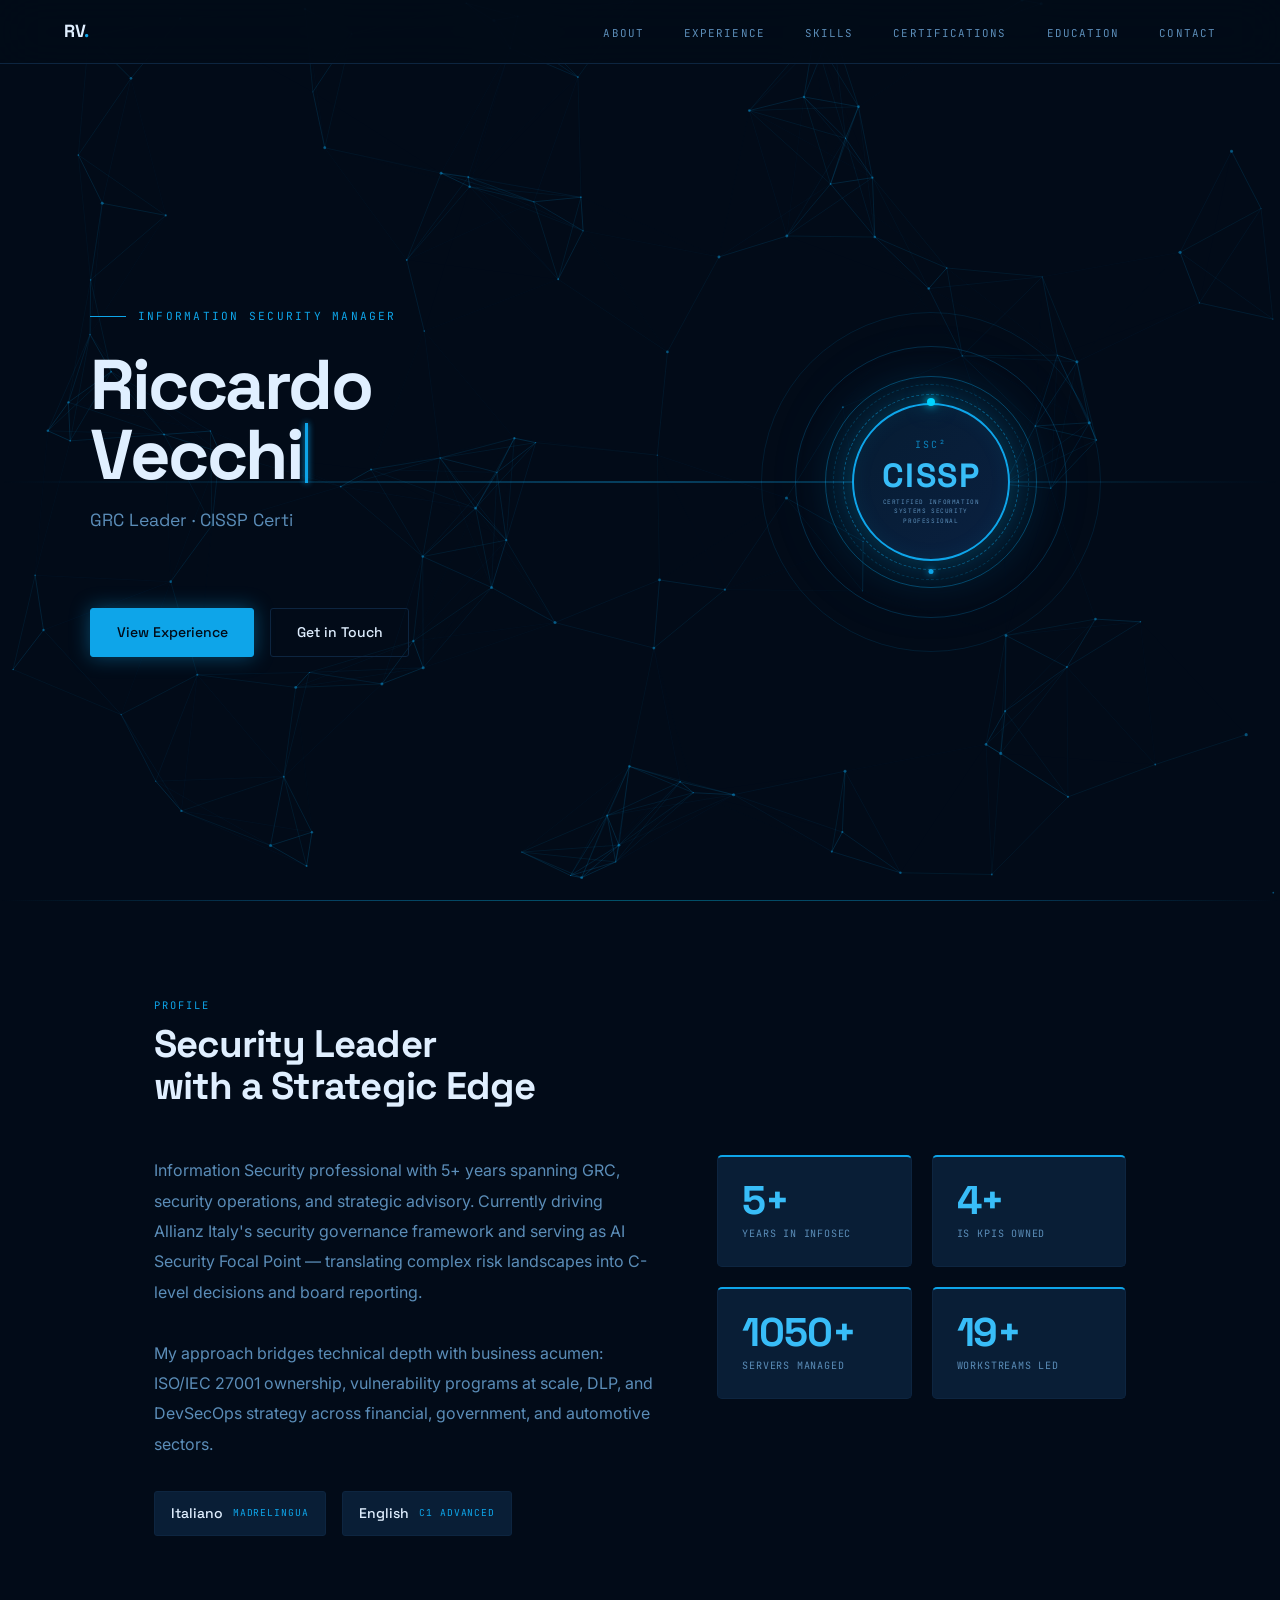
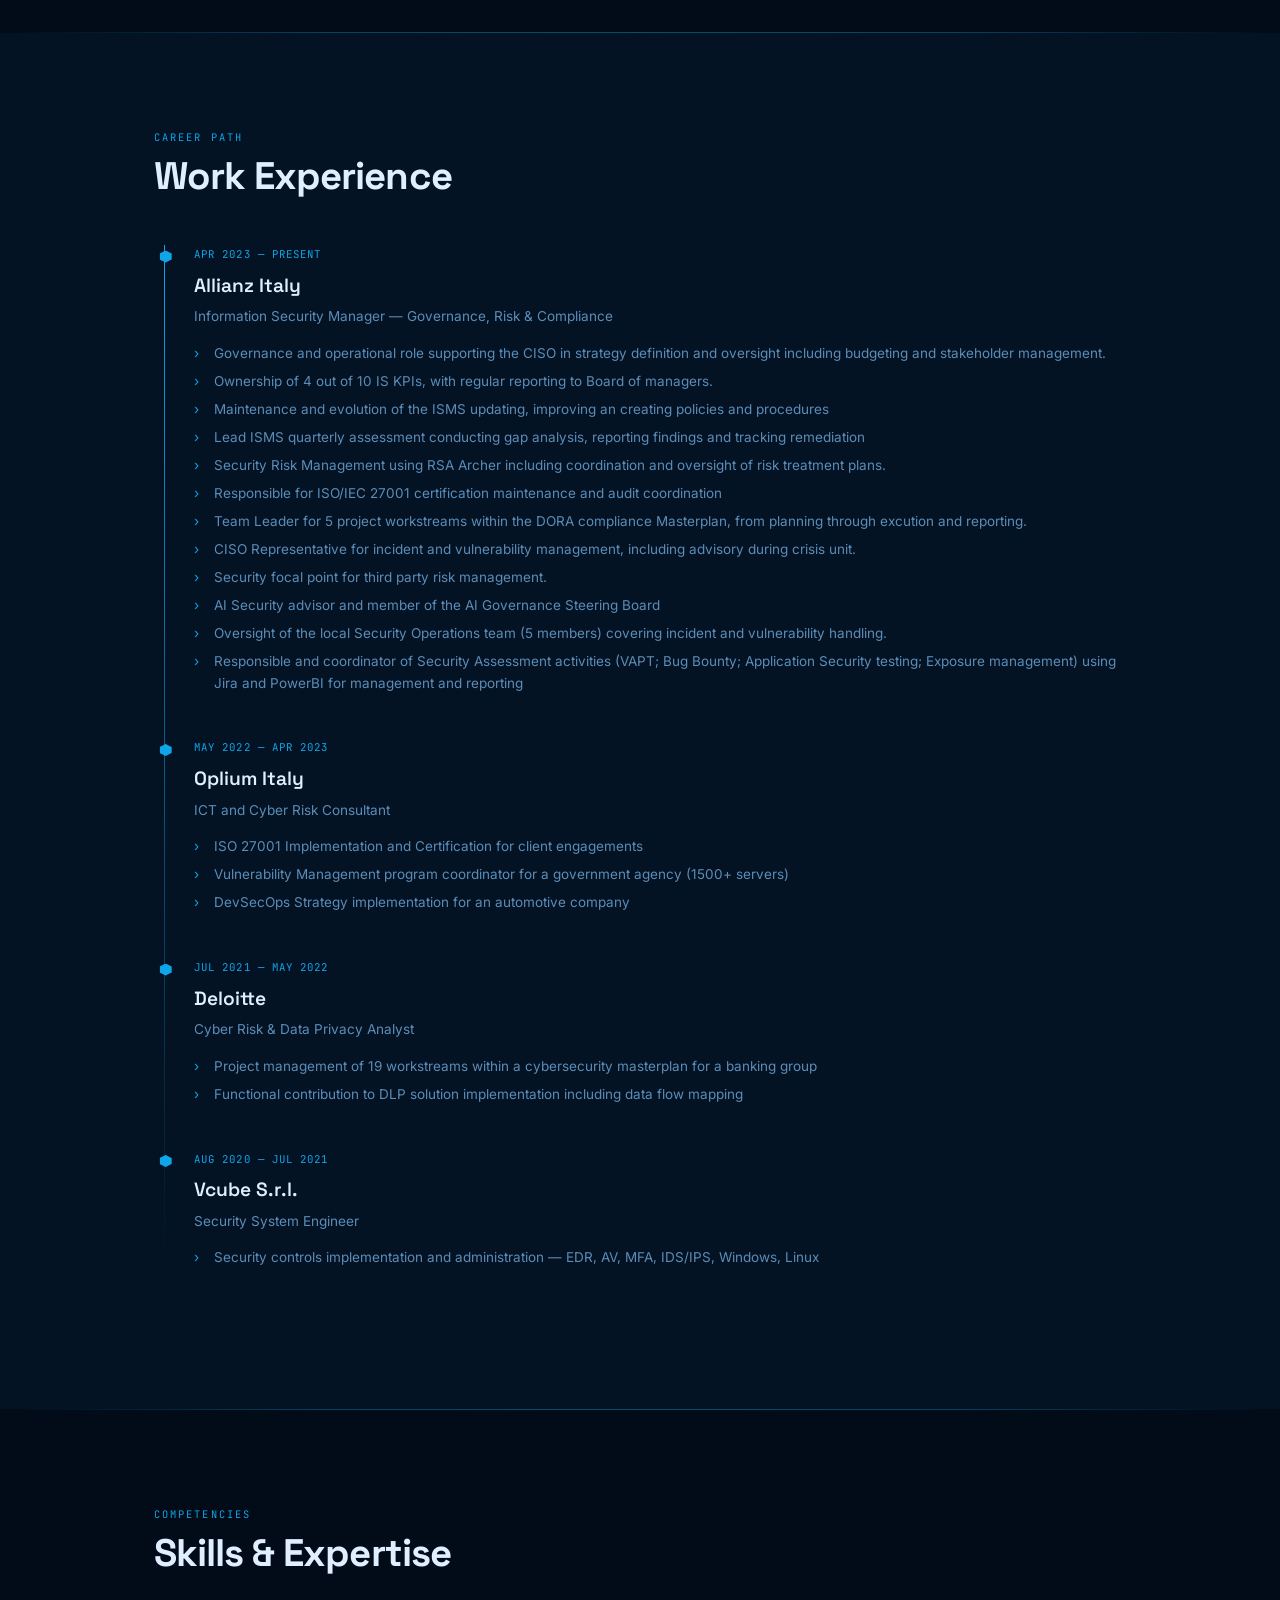
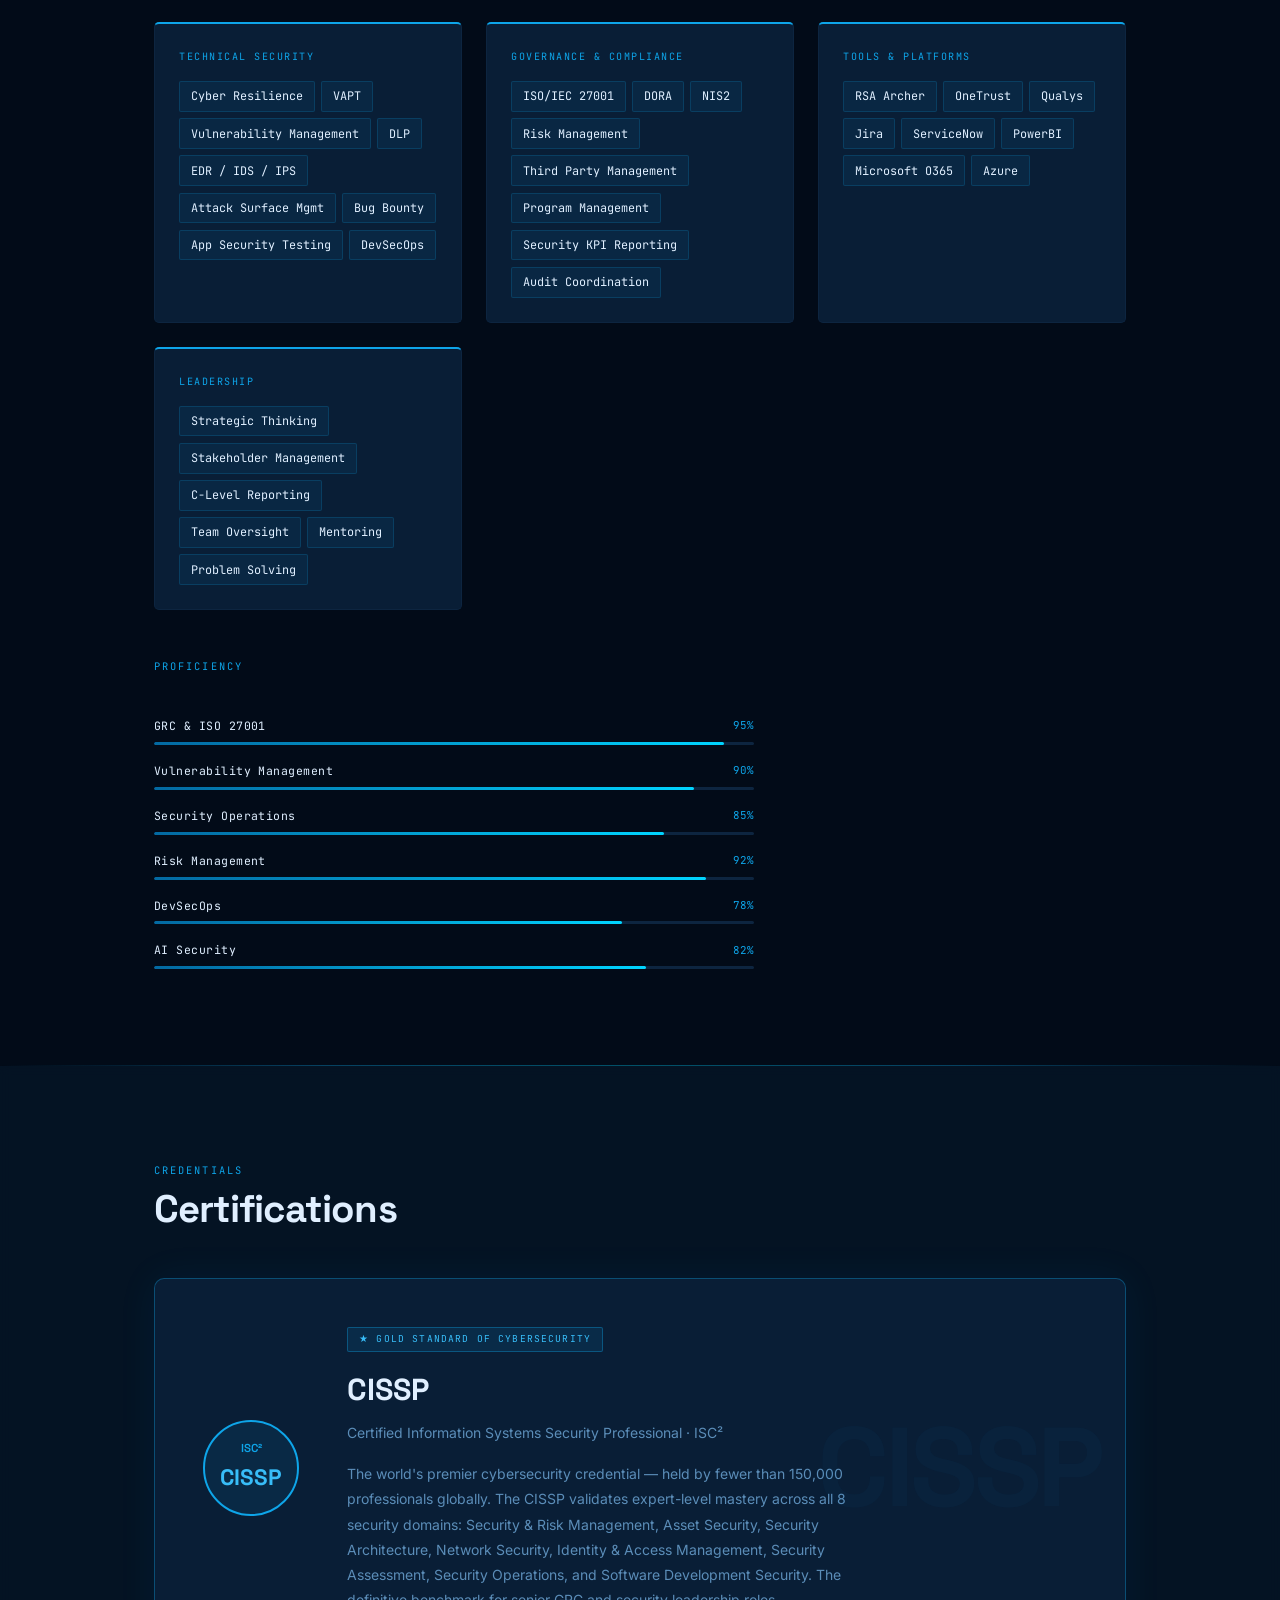
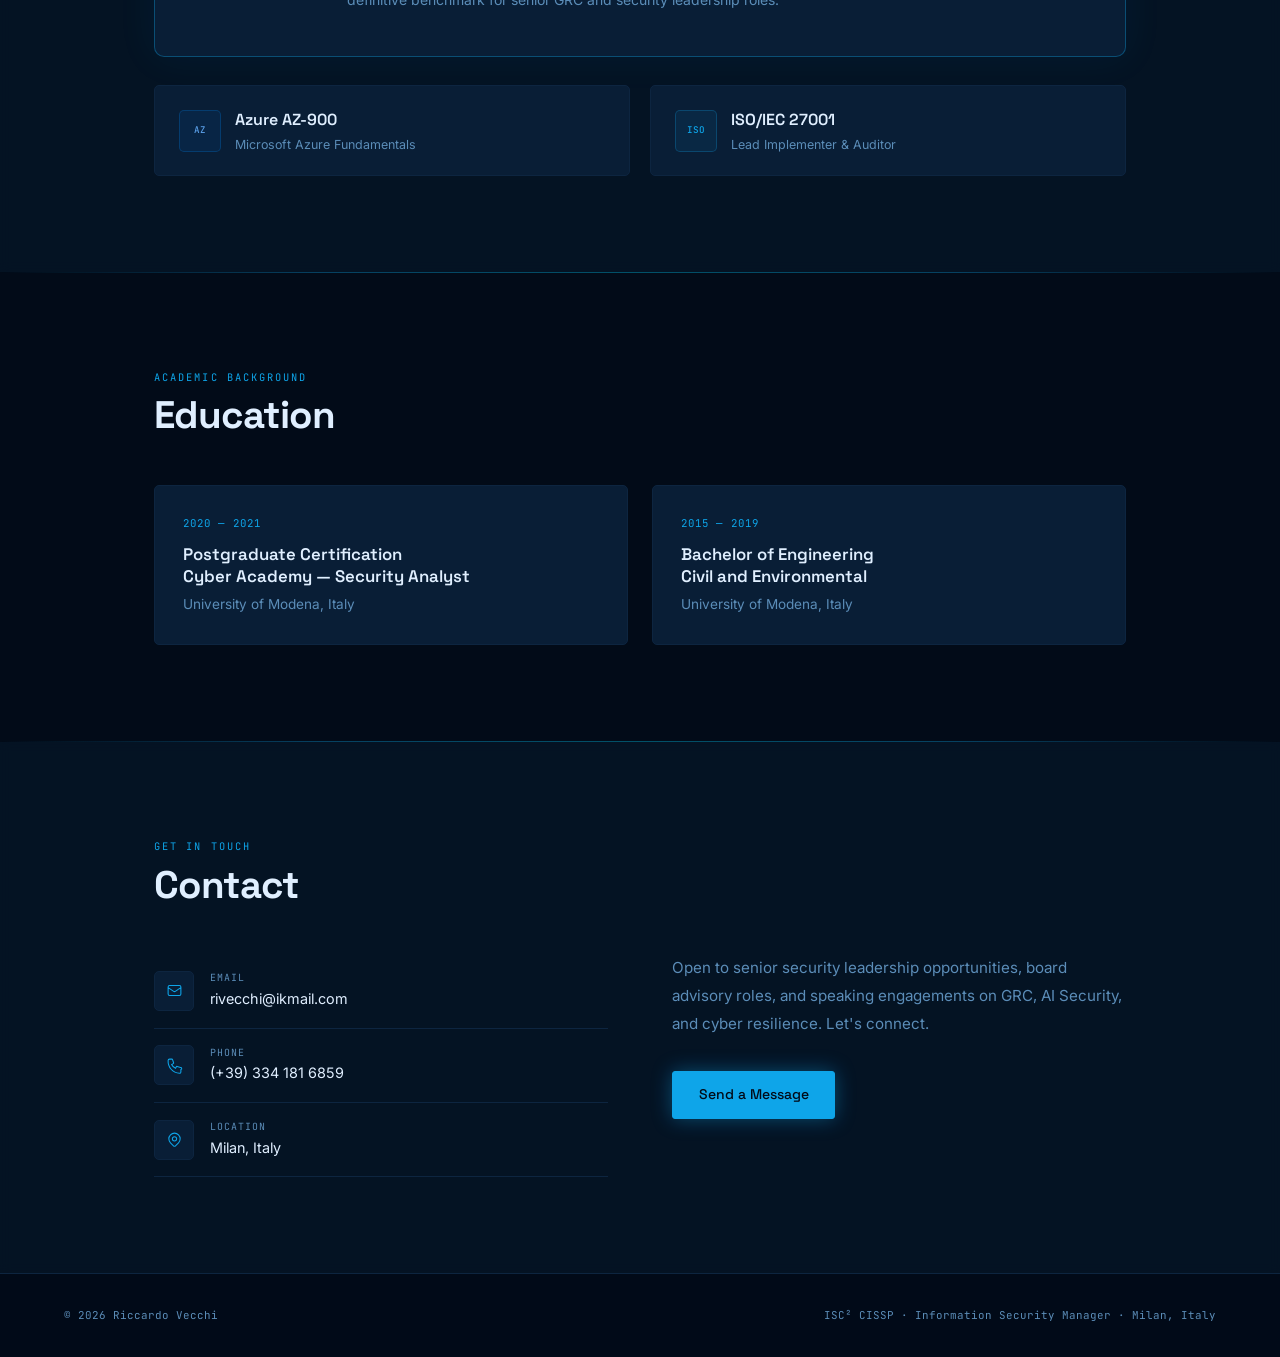
<file: index.html>
<!DOCTYPE html>
<html lang="it">
<head>
<meta charset="UTF-8">
<meta name="viewport" content="width=device-width, initial-scale=1.0">
<title>Riccardo Vecchi — CISSP | Information Security Manager</title>
<link href="https://fonts.googleapis.com/css2?family=Space+Grotesk:wght@300;400;500;600;700&family=Inter:wght@300;400;500;600&family=JetBrains+Mono:wght@400;500&display=swap" rel="stylesheet">
<style>
*,*::before,*::after{box-sizing:border-box;margin:0;padding:0;}
:root{
  --bg:#020B18;--bg-s:#061526;--bg-c:#091E36;
  --blue:#0EA5E9;--blue-l:#38BDF8;--blue-d:#0369A1;--cyan:#00D4FF;
  --glow:rgba(14,165,233,0.18);--glow-s:rgba(14,165,233,0.08);
  --text:#E0EFFF;--text-m:#5B8DB8;--div:#0D2540;
  --font-d:'Space Grotesk',sans-serif;--font-b:'Inter',sans-serif;--font-m:'JetBrains Mono',monospace;
}
html{scroll-behavior:smooth;}
body{background:var(--bg);color:var(--text);font-family:var(--font-b);font-size:16px;line-height:1.7;overflow-x:hidden;}
#bg-canvas{position:fixed;inset:0;z-index:0;pointer-events:none;}
::-webkit-scrollbar{width:4px;}
::-webkit-scrollbar-track{background:var(--bg);}
::-webkit-scrollbar-thumb{background:var(--blue-d);border-radius:2px;}

nav{position:fixed;top:0;left:0;right:0;z-index:300;height:64px;padding:0 4rem;display:flex;align-items:center;justify-content:space-between;background:rgba(2,11,24,0.82);backdrop-filter:blur(24px);border-bottom:1px solid var(--div);transition:border-color .3s;}
nav.scrolled{border-bottom-color:rgba(14,165,233,0.3);}
.nav-brand{font-family:var(--font-d);font-weight:700;font-size:1.1rem;color:var(--text);text-decoration:none;letter-spacing:-.02em;}
.nav-brand span{color:var(--blue);}
.nav-links{display:flex;gap:2.5rem;list-style:none;}
.nav-links a{font-family:var(--font-m);font-size:.68rem;color:var(--text-m);text-decoration:none;letter-spacing:.1em;text-transform:uppercase;transition:color .2s;position:relative;}
.nav-links a::after{content:'';position:absolute;bottom:-4px;left:0;right:0;height:1px;background:var(--blue);transform:scaleX(0);transition:transform .2s;}
.nav-links a:hover,.nav-links a.active{color:var(--blue);}
.nav-links a:hover::after,.nav-links a.active::after{transform:scaleX(1);}

.hero{min-height:100vh;display:flex;align-items:center;padding:64px 4rem 0;position:relative;overflow:hidden;}
.scan-line{position:absolute;left:0;right:0;height:2px;z-index:1;pointer-events:none;background:linear-gradient(90deg,transparent,rgba(14,165,233,.35),transparent);animation:scan 7s linear infinite;}
@keyframes scan{0%{top:-2px;opacity:0;}10%{opacity:1;}90%{opacity:.5;}100%{top:100%;opacity:0;}}
.hero-inner{position:relative;z-index:2;display:grid;grid-template-columns:1fr 1fr;gap:4rem;align-items:center;width:100%;max-width:1100px;margin:0 auto;}
.hero-eyebrow{font-family:var(--font-m);font-size:.7rem;color:var(--blue);letter-spacing:.2em;text-transform:uppercase;margin-bottom:1.5rem;display:flex;align-items:center;gap:.75rem;}
.hero-eyebrow::before{content:'';width:36px;height:1px;background:var(--blue);}
h1.hero-name{font-family:var(--font-d);font-size:clamp(3rem,5.5vw,5.2rem);font-weight:700;line-height:1.0;letter-spacing:-.035em;color:var(--text);margin-bottom:1rem;}
.hero-cursor{display:inline-block;width:3px;height:.85em;background:var(--blue);vertical-align:-.05em;margin-left:3px;animation:blink .8s step-end infinite;box-shadow:0 0 6px var(--blue);}
@keyframes blink{0%,100%{opacity:1;}50%{opacity:0;}}
.hero-sub{font-family:var(--font-d);font-size:clamp(.95rem,1.4vw,1.1rem);color:var(--text-m);margin-bottom:2.5rem;line-height:1.55;min-height:3.5em;}
.hero-cta{display:flex;gap:1rem;flex-wrap:wrap;}
.btn{display:inline-flex;align-items:center;gap:.5rem;padding:.72rem 1.6rem;border-radius:3px;font-family:var(--font-d);font-size:.875rem;font-weight:500;text-decoration:none;border:1px solid;cursor:pointer;transition:all .2s;}
.btn-blue{background:var(--blue);color:#020B18;border-color:var(--blue);box-shadow:0 0 20px rgba(14,165,233,.4);}
.btn-blue:hover{background:var(--blue-l);border-color:var(--blue-l);box-shadow:0 0 35px rgba(14,165,233,.6);}
.btn-ghost{background:transparent;color:var(--text);border-color:var(--div);}
.btn-ghost:hover{border-color:var(--blue);color:var(--blue);box-shadow:0 0 14px rgba(14,165,233,.15);}

.seal-wrap{display:flex;justify-content:center;align-items:center;}
.seal-frame{position:relative;width:340px;height:340px;display:flex;align-items:center;justify-content:center;}
.ring{position:absolute;border-radius:50%;border:1px solid rgba(14,165,233,.12);animation:pulse 3.5s ease-in-out infinite;}
.ring:nth-child(1){width:340px;height:340px;animation-delay:0s;}
.ring:nth-child(2){width:272px;height:272px;animation-delay:.7s;border-color:rgba(14,165,233,.22);}
.ring:nth-child(3){width:212px;height:212px;animation-delay:1.4s;border-color:rgba(14,165,233,.36);}
@keyframes pulse{0%,100%{opacity:.4;transform:scale(1);}50%{opacity:1;transform:scale(1.025);}}
.seal-rot{position:absolute;border-radius:50%;animation:spin 12s linear infinite;}
.seal-rot-2{position:absolute;border-radius:50%;animation:spin 20s linear infinite reverse;}
.seal-rot{width:176px;height:176px;border:1.5px dashed rgba(14,165,233,.45);}
.seal-rot-2{width:196px;height:196px;border:1px dashed rgba(14,165,233,.22);}
@keyframes spin{from{transform:rotate(0)}to{transform:rotate(360deg)}}
.seal-core{position:relative;z-index:2;width:158px;height:158px;border-radius:50%;background:linear-gradient(135deg,#061C32,#0A2040);border:2px solid var(--blue);display:flex;flex-direction:column;align-items:center;justify-content:center;box-shadow:0 0 50px rgba(14,165,233,.35),0 0 100px rgba(14,165,233,.12),inset 0 0 20px rgba(14,165,233,.07);}
.seal-isc{font-family:var(--font-m);font-size:.62rem;color:rgba(14,165,233,.75);letter-spacing:.22em;text-transform:uppercase;margin-bottom:5px;}
.seal-cissp{font-family:var(--font-d);font-size:2.1rem;font-weight:700;color:var(--blue-l);letter-spacing:.04em;line-height:1;margin-bottom:5px;}
.seal-desc{font-family:var(--font-m);font-size:.38rem;color:var(--text-m);text-transform:uppercase;letter-spacing:.1em;text-align:center;line-height:1.6;}
.orbit{position:absolute;border-radius:50%;animation:spin 5s linear infinite;}
.orbit{width:158px;height:158px;}
.orbit-dot{position:absolute;top:-5px;left:50%;transform:translateX(-50%);width:8px;height:8px;background:var(--cyan);border-radius:50%;box-shadow:0 0 8px var(--cyan),0 0 22px rgba(0,212,255,.55);}
.orbit2{position:absolute;width:176px;height:176px;border-radius:50%;animation:spin 9s linear infinite reverse;}
.orbit2-dot{position:absolute;bottom:-4px;left:50%;transform:translateX(-50%);width:5px;height:5px;background:var(--blue);border-radius:50%;box-shadow:0 0 7px var(--blue);}

.section{padding:6rem 4rem;max-width:1100px;margin:0 auto;position:relative;z-index:1;}
.section-alt{background:rgba(6,21,38,0.82);backdrop-filter:blur(6px);}
.section-alt .section{padding:6rem 4rem;}
.sec-label{font-family:var(--font-m);font-size:.65rem;color:var(--blue);letter-spacing:.2em;text-transform:uppercase;margin-bottom:.5rem;}
.sec-title{font-family:var(--font-d);font-size:clamp(1.75rem,3vw,2.6rem);font-weight:700;letter-spacing:-.025em;color:var(--text);margin-bottom:3rem;line-height:1.1;}
.glow-line{height:1px;background:linear-gradient(90deg,transparent,var(--blue),var(--cyan),var(--blue),transparent);opacity:.35;}

.fade{opacity:0;transform:translateY(28px);transition:opacity .7s cubic-bezier(.22,1,.36,1),transform .7s cubic-bezier(.22,1,.36,1);}
.fade.in{opacity:1;transform:translateY(0);}
.fade-l{opacity:0;transform:translateX(-28px);transition:opacity .7s cubic-bezier(.22,1,.36,1),transform .7s cubic-bezier(.22,1,.36,1);}
.fade-l.in{opacity:1;transform:translateX(0);}
.fade-r{opacity:0;transform:translateX(28px);transition:opacity .7s cubic-bezier(.22,1,.36,1),transform .7s cubic-bezier(.22,1,.36,1);}
.fade-r.in{opacity:1;transform:translateX(0);}

.about-grid{display:grid;grid-template-columns:1.1fr .9fr;gap:4rem;align-items:start;}
.about-p{font-size:1rem;color:var(--text-m);line-height:1.9;}
.lang-row{display:flex;gap:1rem;margin-top:2rem;flex-wrap:wrap;}
.lang-item{display:flex;align-items:center;gap:.6rem;background:var(--bg-c);border:1px solid var(--div);border-radius:3px;padding:.6rem 1rem;transition:border-color .2s,box-shadow .2s;}
.lang-item:hover{border-color:rgba(14,165,233,.4);box-shadow:0 0 12px rgba(14,165,233,.1);}
.lang-name{font-family:var(--font-d);font-size:.875rem;font-weight:500;color:var(--text);}
.lang-level{font-family:var(--font-m);font-size:.6rem;color:var(--blue);text-transform:uppercase;letter-spacing:.1em;}
.stat-grid{display:grid;grid-template-columns:1fr 1fr;gap:1.25rem;}
.stat{background:var(--bg-c);border:1px solid var(--div);border-top:2px solid var(--blue);border-radius:5px;padding:1.5rem;transition:border-color .2s,box-shadow .2s,transform .2s;cursor:default;}
.stat:hover{border-color:rgba(14,165,233,.5);box-shadow:0 0 24px rgba(14,165,233,.18);transform:translateY(-3px);}
.stat-n{font-family:var(--font-d);font-size:2.5rem;font-weight:700;color:var(--blue-l);line-height:1;margin-bottom:.25rem;letter-spacing:-.03em;}
.stat-l{font-family:var(--font-m);font-size:.63rem;color:var(--text-m);text-transform:uppercase;letter-spacing:.08em;}

.timeline{position:relative;padding-left:2.5rem;}
.timeline::before{content:'';position:absolute;left:.65rem;top:0;bottom:0;width:1px;background:linear-gradient(to bottom,var(--blue) 0%,rgba(14,165,233,.2) 80%,transparent 100%);}
.tl-item{position:relative;margin-bottom:2.75rem;}
.tl-hex{position:absolute;left:-2.15rem;top:.35rem;width:12px;height:12px;background:var(--blue);clip-path:polygon(50% 0%,100% 25%,100% 75%,50% 100%,0% 75%,0% 25%);box-shadow:0 0 8px rgba(14,165,233,.7);transition:transform .2s,box-shadow .2s;}
.tl-item:hover .tl-hex{transform:scale(1.5);box-shadow:0 0 16px rgba(14,165,233,.9);}
.tl-date{font-family:var(--font-m);font-size:.67rem;color:var(--blue);letter-spacing:.1em;text-transform:uppercase;margin-bottom:.4rem;}
.tl-company{font-family:var(--font-d);font-size:1.2rem;font-weight:600;color:var(--text);margin-bottom:.2rem;}
.tl-role{font-size:.85rem;color:var(--text-m);margin-bottom:.9rem;}
.tl-ul{list-style:none;display:flex;flex-direction:column;gap:.4rem;}
.tl-ul li{font-size:.845rem;color:var(--text-m);padding-left:1.25rem;position:relative;line-height:1.6;}
.tl-ul li::before{content:'›';position:absolute;left:0;color:var(--blue);}

.skill-grid{display:grid;grid-template-columns:repeat(auto-fit,minmax(250px,1fr));gap:1.5rem;}
.skill-card{background:var(--bg-c);border:1px solid var(--div);border-radius:5px;padding:1.5rem;border-top:2px solid var(--blue);transition:box-shadow .3s,transform .2s,border-color .2s;}
.skill-card:hover{box-shadow:0 4px 30px rgba(14,165,233,.14);transform:translateY(-3px);border-color:rgba(14,165,233,.45);}
.skill-ct{font-family:var(--font-m);font-size:.63rem;color:var(--blue);text-transform:uppercase;letter-spacing:.15em;margin-bottom:1rem;}
.tags{display:flex;flex-wrap:wrap;gap:.4rem;}
.tag{display:inline-block;padding:.27rem .68rem;background:rgba(14,165,233,.07);border:1px solid rgba(14,165,233,.18);border-radius:2px;font-family:var(--font-m);font-size:.74rem;color:var(--text);transition:background .2s,border-color .2s,color .2s;}
.tag:hover{background:rgba(14,165,233,.18);border-color:rgba(14,165,233,.5);color:var(--blue-l);}

.skill-bars{display:flex;flex-direction:column;gap:1rem;margin-top:3rem;max-width:600px;}
.bar-row{}
.bar-header{display:flex;justify-content:space-between;align-items:center;margin-bottom:.4rem;}
.bar-name{font-family:var(--font-m);font-size:.72rem;color:var(--text);letter-spacing:.04em;}
.bar-pct{font-family:var(--font-m);font-size:.68rem;color:var(--blue);}
.bar-track{height:3px;background:var(--div);border-radius:2px;overflow:hidden;}
.bar-fill{height:100%;background:linear-gradient(90deg,var(--blue-d),var(--cyan));border-radius:2px;width:0%;transition:width 1.2s cubic-bezier(.22,1,.36,1);}

.cissp-feature{background:var(--bg-c);border:1px solid rgba(14,165,233,.35);border-radius:10px;padding:2.75rem 3rem;display:grid;grid-template-columns:auto 1fr;gap:3rem;align-items:center;margin-bottom:1.75rem;position:relative;overflow:hidden;box-shadow:0 0 40px rgba(14,165,233,.07);transition:box-shadow .3s,border-color .3s;}
.cissp-feature:hover{box-shadow:0 0 60px rgba(14,165,233,.2);border-color:rgba(14,165,233,.65);}
.cissp-feature::after{content:'CISSP';position:absolute;right:1.5rem;top:50%;transform:translateY(-50%);font-family:var(--font-d);font-size:7rem;font-weight:700;color:rgba(14,165,233,.04);letter-spacing:-.04em;pointer-events:none;}
.feat-badge{width:96px;height:96px;border-radius:50%;background:rgba(14,165,233,.08);border:2px solid var(--blue);display:flex;flex-direction:column;align-items:center;justify-content:center;flex-shrink:0;animation:badge-glow 3s ease-in-out infinite;}
@keyframes badge-glow{0%,100%{box-shadow:0 0 24px rgba(14,165,233,.3);}50%{box-shadow:0 0 44px rgba(14,165,233,.6),0 0 70px rgba(14,165,233,.2);}}
.feat-isc{font-family:var(--font-d);font-size:.72rem;font-weight:600;color:var(--blue);}
.feat-n{font-family:var(--font-d);font-size:1.4rem;font-weight:700;color:var(--blue-l);}
.cert-pill{display:inline-block;background:rgba(14,165,233,.1);border:1px solid rgba(14,165,233,.35);color:var(--blue-l);font-family:var(--font-m);font-size:.6rem;padding:.22rem .7rem;border-radius:2px;letter-spacing:.12em;text-transform:uppercase;margin-bottom:.75rem;}
.cert-title{font-family:var(--font-d);font-size:1.9rem;font-weight:700;color:var(--text);margin-bottom:.35rem;}
.cert-issuer{font-size:.875rem;color:var(--text-m);margin-bottom:1rem;}
.cert-body{font-size:.875rem;color:var(--text-m);max-width:520px;line-height:1.8;}
.cert-secondary{display:grid;grid-template-columns:repeat(auto-fit,minmax(220px,1fr));gap:1.25rem;}
.cert-sm{background:var(--bg-c);border:1px solid var(--div);border-radius:5px;padding:1.25rem 1.5rem;display:flex;gap:.85rem;align-items:center;transition:border-color .2s,box-shadow .2s;}
.cert-sm:hover{border-color:rgba(14,165,233,.4);box-shadow:0 0 18px rgba(14,165,233,.12);}
.cert-sm-icon{width:42px;height:42px;border-radius:5px;flex-shrink:0;display:flex;align-items:center;justify-content:center;font-family:var(--font-m);font-size:.58rem;font-weight:500;}
.cert-sm-name{font-family:var(--font-d);font-size:1rem;font-weight:600;color:var(--text);}
.cert-sm-sub{font-size:.78rem;color:var(--text-m);}

.edu-grid{display:grid;grid-template-columns:repeat(auto-fit,minmax(280px,1fr));gap:1.5rem;}
.edu-card{background:var(--bg-c);border:1px solid var(--div);border-radius:5px;padding:1.75rem;transition:border-color .2s,box-shadow .2s,transform .2s;}
.edu-card:hover{border-color:rgba(14,165,233,.4);box-shadow:0 0 22px rgba(14,165,233,.12);transform:translateY(-2px);}
.edu-y{font-family:var(--font-m);font-size:.67rem;color:var(--blue);letter-spacing:.1em;margin-bottom:.75rem;}
.edu-deg{font-family:var(--font-d);font-size:1.05rem;font-weight:600;color:var(--text);margin-bottom:.35rem;line-height:1.3;}
.edu-uni{font-size:.85rem;color:var(--text-m);}

.contact-grid{display:grid;grid-template-columns:1fr 1fr;gap:4rem;align-items:start;}
.c-item{display:flex;align-items:center;gap:1rem;padding:1rem 0;border-bottom:1px solid var(--div);transition:padding-left .25s;}
.c-item:hover{padding-left:.5rem;}
.c-icon{width:40px;height:40px;background:var(--bg-c);border:1px solid var(--div);border-radius:5px;display:flex;align-items:center;justify-content:center;flex-shrink:0;transition:border-color .2s,box-shadow .2s;}
.c-item:hover .c-icon{border-color:rgba(14,165,233,.5);box-shadow:0 0 14px rgba(14,165,233,.22);}
.c-icon svg{width:17px;height:17px;stroke:var(--blue);fill:none;stroke-width:1.5;}
.c-lbl{font-family:var(--font-m);font-size:.62rem;color:var(--text-m);text-transform:uppercase;letter-spacing:.1em;}
.c-val{font-size:.9rem;color:var(--text);}
.contact-copy{font-size:.95rem;color:var(--text-m);line-height:1.85;margin-bottom:2rem;}

footer{border-top:1px solid var(--div);padding:2rem 4rem;display:flex;align-items:center;justify-content:space-between;position:relative;z-index:1;background:rgba(2,11,24,0.88);}
footer p{font-family:var(--font-m);font-size:.68rem;color:var(--text-m);}

.glow-line{height:1px;background:linear-gradient(90deg,transparent,var(--blue),var(--cyan),var(--blue),transparent);opacity:.35;position:relative;z-index:1;}

@media(max-width:860px){
  nav{padding:0 1.5rem;}.nav-links{display:none;}
  .hero{padding:64px 1.5rem 0;}.hero-inner{grid-template-columns:1fr;}.seal-wrap{display:none;}
  .section{padding:4rem 1.5rem;}.section-alt .section{padding:4rem 1.5rem;}
  .about-grid{grid-template-columns:1fr;}
  .cissp-feature{grid-template-columns:1fr;padding:2rem;}.cissp-feature::after{display:none;}
  .contact-grid{grid-template-columns:1fr;}
  footer{padding:2rem 1.5rem;flex-direction:column;gap:.75rem;text-align:center;}
}
@media(prefers-reduced-motion:reduce){
  *{animation:none!important;transition:none!important;}
  .fade,.fade-l,.fade-r{opacity:1!important;transform:none!important;}
}
</style>
</head>
<body>
<canvas id="bg-canvas"></canvas>

<nav id="topnav">
  <a href="#hero" class="nav-brand">RV<span>.</span></a>
  <ul class="nav-links">
    <li><a href="#about">About</a></li>
    <li><a href="#experience">Experience</a></li>
    <li><a href="#skills">Skills</a></li>
    <li><a href="#certifications">Certifications</a></li>
    <li><a href="#education">Education</a></li>
    <li><a href="#contact">Contact</a></li>
  </ul>
</nav>

<section id="hero" class="hero">
  <div class="scan-line"></div>
  <div class="hero-inner">
    <div class="fade-l">
      <div class="hero-eyebrow">Information Security Manager</div>
      <h1 class="hero-name">Riccardo<br>Vecchi<span class="hero-cursor"></span></h1>
      <p class="hero-sub" id="hero-sub"></p>
      <div class="hero-cta">
        <a href="#experience" class="btn btn-blue">View Experience</a>
        <a href="#contact" class="btn btn-ghost">Get in Touch</a>
      </div>
    </div>
    <div class="seal-wrap fade-r">
      <div class="seal-frame">
        <div class="ring"></div><div class="ring"></div><div class="ring"></div>
        <div class="seal-rot-2"></div><div class="seal-rot"></div>
        <div class="seal-core">
          <div class="seal-isc">ISC²</div>
          <div class="seal-cissp">CISSP</div>
          <div class="seal-desc">Certified Information<br>Systems Security<br>Professional</div>
          <div class="orbit"><div class="orbit-dot"></div></div>
          <div class="orbit2"><div class="orbit2-dot"></div></div>
        </div>
      </div>
    </div>
  </div>
</section>
<div class="glow-line"></div>

<section id="about" class="section">
  <div class="sec-label">Profile</div>
  <h2 class="sec-title fade">Security Leader<br>with a Strategic Edge</h2>
  <div class="about-grid">
    <div class="fade-l">
      <p class="about-p">Information Security professional with 5+ years spanning GRC, security operations, and strategic advisory. Currently driving Allianz Italy's security governance framework and serving as AI Security Focal Point — translating complex risk landscapes into C-level decisions and board reporting.<br><br>My approach bridges technical depth with business acumen: ISO/IEC 27001 ownership, vulnerability programs at scale, DLP, and DevSecOps strategy across financial, government, and automotive sectors.</p>
      <div class="lang-row">
        <div class="lang-item"><div class="lang-name">Italiano</div><div class="lang-level">Madrelingua</div></div>
        <div class="lang-item"><div class="lang-name">English</div><div class="lang-level">C1 Advanced</div></div>
      </div>
    </div>
    <div class="stat-grid fade-r">
      <div class="stat"><div class="stat-n" data-target="5">0</div><div class="stat-l">Years in InfoSec</div></div>
      <div class="stat"><div class="stat-n" data-target="4">0</div><div class="stat-l">IS KPIs Owned</div></div>
      <div class="stat"><div class="stat-n" data-target="1500">0</div><div class="stat-l">Servers Managed</div></div>
      <div class="stat"><div class="stat-n" data-target="19">0</div><div class="stat-l">Workstreams Led</div></div>
    </div>
  </div>
</section>
<div class="glow-line"></div>

<div class="section-alt" id="experience"><div class="section">
  <div class="sec-label">Career Path</div>
  <h2 class="sec-title fade">Work Experience</h2>
  <div class="timeline fade">
    <div class="tl-item">
      <div class="tl-hex"></div>
      <div class="tl-date">Apr 2023 — Present</div>
      <div class="tl-company">Allianz Italy</div>
      <div class="tl-role">Information Security Manager — Governance, Risk & Compliance</div>
      <ul class="tl-ul">
        <li>Governance and operational role supporting the CISO in strategy definition and oversight including budgeting and stakeholder management.</li>
        <li>Ownership of 4 out of 10 IS KPIs, with regular reporting to Board of managers.</li>
        <li>Maintenance and evolution of the ISMS updating, improving an creating policies and procedures</li>
        <li>Lead ISMS quarterly assessment conducting gap analysis, reporting findings and tracking remediation</li>
        <li>Security Risk Management using RSA Archer including coordination and oversight of risk treatment plans.</li>
        <li>Responsible for ISO/IEC 27001 certification maintenance and audit coordination</li>
        <li>Team Leader for 5 project workstreams within the DORA compliance Masterplan, from planning through excution and reporting.</li>
        <li>CISO Representative for incident and vulnerability management, including advisory during crisis unit.</li>
        <li>Security focal point for third party risk management.</li>
        <li>AI Security advisor and member of the AI Governance Steering Board</li>
        <li>Oversight of the local Security Operations team (5 members) covering incident and vulnerability handling.</li>
        <li>Responsible and coordinator of Security Assessment activities (VAPT; Bug Bounty; Application Security testing; Exposure management) using Jira and PowerBI for management and reporting</li>
      </ul>
    </div>
    <div class="tl-item">
      <div class="tl-hex"></div>
      <div class="tl-date">May 2022 — Apr 2023</div>
      <div class="tl-company">Oplium Italy</div>
      <div class="tl-role">ICT and Cyber Risk Consultant</div>
      <ul class="tl-ul">
        <li>ISO 27001 Implementation and Certification for client engagements</li>
        <li>Vulnerability Management program coordinator for a government agency (1500+ servers)</li>
        <li>DevSecOps Strategy implementation for an automotive company</li>
      </ul>
    </div>
    <div class="tl-item">
      <div class="tl-hex"></div>
      <div class="tl-date">Jul 2021 — May 2022</div>
      <div class="tl-company">Deloitte</div>
      <div class="tl-role">Cyber Risk & Data Privacy Analyst</div>
      <ul class="tl-ul">
        <li>Project management of 19 workstreams within a cybersecurity masterplan for a banking group</li>
        <li>Functional contribution to DLP solution implementation including data flow mapping</li>
      </ul>
    </div>
    <div class="tl-item">
      <div class="tl-hex"></div>
      <div class="tl-date">Aug 2020 — Jul 2021</div>
      <div class="tl-company">Vcube S.r.l.</div>
      <div class="tl-role">Security System Engineer</div>
      <ul class="tl-ul">
        <li>Security controls implementation and administration — EDR, AV, MFA, IDS/IPS, Windows, Linux</li>
      </ul>
    </div>
  </div>
</div></div>
<div class="glow-line"></div>

<section id="skills" class="section">
  <div class="sec-label">Competencies</div>
  <h2 class="sec-title fade">Skills & Expertise</h2>
  <div class="skill-grid fade">
    <div class="skill-card">
      <div class="skill-ct">Technical Security</div>
      <div class="tags">
        <span class="tag">Cyber Resilience</span><span class="tag">VAPT</span>
        <span class="tag">Vulnerability Management</span><span class="tag">DLP</span>
        <span class="tag">EDR / IDS / IPS</span><span class="tag">Attack Surface Mgmt</span>
        <span class="tag">Bug Bounty</span><span class="tag">App Security Testing</span><span class="tag">DevSecOps</span>
      </div>
    </div>
    <div class="skill-card">
      <div class="skill-ct">Governance & Compliance</div>
      <div class="tags">
        <span class="tag">ISO/IEC 27001</span><span class="tag">DORA</span>
        <span class="tag">NIS2</span><span class="tag">Risk Management</span>
        <span class="tag">Third Party Management</span><span class="tag">Program Management</span>
        <span class="tag">Security KPI Reporting</span><span class="tag">Audit Coordination</span>
      </div>
    </div>
    <div class="skill-card">
      <div class="skill-ct">Tools & Platforms</div>
      <div class="tags">
        <span class="tag">RSA Archer</span><span class="tag">OneTrust</span>
        <span class="tag">Qualys</span><span class="tag">Jira</span>
        <span class="tag">ServiceNow</span><span class="tag">PowerBI</span>
        <span class="tag">Microsoft O365</span><span class="tag">Azure</span>
      </div>
    </div>
    <div class="skill-card">
      <div class="skill-ct">Leadership</div>
      <div class="tags">
        <span class="tag">Strategic Thinking</span><span class="tag">Stakeholder Management</span>
        <span class="tag">C-Level Reporting</span><span class="tag">Team Oversight</span>
        <span class="tag">Mentoring</span><span class="tag">Problem Solving</span>
      </div>
    </div>
  </div>
  <div class="skill-bars fade" id="skill-bars">
    <div class="sec-label" style="margin-bottom:1.5rem;">Proficiency</div>
    <div class="bar-row"><div class="bar-header"><span class="bar-name">GRC & ISO 27001</span><span class="bar-pct">95%</span></div><div class="bar-track"><div class="bar-fill" data-width="95"></div></div></div>
    <div class="bar-row"><div class="bar-header"><span class="bar-name">Vulnerability Management</span><span class="bar-pct">90%</span></div><div class="bar-track"><div class="bar-fill" data-width="90"></div></div></div>
    <div class="bar-row"><div class="bar-header"><span class="bar-name">Security Operations</span><span class="bar-pct">85%</span></div><div class="bar-track"><div class="bar-fill" data-width="85"></div></div></div>
    <div class="bar-row"><div class="bar-header"><span class="bar-name">Risk Management</span><span class="bar-pct">92%</span></div><div class="bar-track"><div class="bar-fill" data-width="92"></div></div></div>
    <div class="bar-row"><div class="bar-header"><span class="bar-name">DevSecOps</span><span class="bar-pct">78%</span></div><div class="bar-track"><div class="bar-fill" data-width="78"></div></div></div>
    <div class="bar-row"><div class="bar-header"><span class="bar-name">AI Security</span><span class="bar-pct">82%</span></div><div class="bar-track"><div class="bar-fill" data-width="82"></div></div></div>
  </div>
</section>
<div class="glow-line"></div>

<div class="section-alt" id="certifications"><div class="section">
  <div class="sec-label">Credentials</div>
  <h2 class="sec-title fade">Certifications</h2>
  <div class="cissp-feature fade">
    <div class="feat-badge"><div class="feat-isc">ISC²</div><div class="feat-n">CISSP</div></div>
    <div>
      <div class="cert-pill">★ Gold Standard of Cybersecurity</div>
      <div class="cert-title">CISSP</div>
      <div class="cert-issuer">Certified Information Systems Security Professional · ISC²</div>
      <p class="cert-body">The world's premier cybersecurity credential — held by fewer than 150,000 professionals globally. The CISSP validates expert-level mastery across all 8 security domains: Security & Risk Management, Asset Security, Security Architecture, Network Security, Identity & Access Management, Security Assessment, Security Operations, and Software Development Security. The definitive benchmark for senior GRC and security leadership roles.</p>
    </div>
  </div>
  <div class="cert-secondary fade">
    <div class="cert-sm">
      <div class="cert-sm-icon" style="background:rgba(0,112,204,.1);border:1px solid rgba(0,112,204,.3);color:#5A9FE8;">AZ</div>
      <div><div class="cert-sm-name">Azure AZ-900</div><div class="cert-sm-sub">Microsoft Azure Fundamentals</div></div>
    </div>
    <div class="cert-sm">
      <div class="cert-sm-icon" style="background:rgba(14,165,233,.08);border:1px solid rgba(14,165,233,.25);color:var(--blue);">ISO</div>
      <div><div class="cert-sm-name">ISO/IEC 27001</div><div class="cert-sm-sub">Lead Implementer & Auditor</div></div>
    </div>
  </div>
</div></div>
<div class="glow-line"></div>

<section id="education" class="section">
  <div class="sec-label">Academic Background</div>
  <h2 class="sec-title fade">Education</h2>
  <div class="edu-grid fade">
    <div class="edu-card">
      <div class="edu-y">2020 — 2021</div>
      <div class="edu-deg">Postgraduate Certification<br>Cyber Academy — Security Analyst</div>
      <div class="edu-uni">University of Modena, Italy</div>
    </div>
    <div class="edu-card">
      <div class="edu-y">2015 — 2019</div>
      <div class="edu-deg">Bachelor of Engineering<br>Civil and Environmental</div>
      <div class="edu-uni">University of Modena, Italy</div>
    </div>
  </div>
</section>
<div class="glow-line"></div>

<div class="section-alt" id="contact"><div class="section">
  <div class="sec-label">Get in Touch</div>
  <h2 class="sec-title fade">Contact</h2>
  <div class="contact-grid fade">
    <div>
      <div class="c-item">
        <div class="c-icon"><svg viewBox="0 0 24 24"><path d="M3 8l7.89 5.26a2 2 0 002.22 0L21 8M5 19h14a2 2 0 002-2V7a2 2 0 00-2-2H5a2 2 0 00-2 2v10a2 2 0 002 2z"/></svg></div>
        <div><div class="c-lbl">Email</div><div class="c-val">rivecchi@ikmail.com</div></div>
      </div>
      <div class="c-item">
        <div class="c-icon"><svg viewBox="0 0 24 24"><path d="M3 5a2 2 0 012-2h3.28a1 1 0 01.948.684l1.498 4.493a1 1 0 01-.502 1.21l-2.257 1.13a11.042 11.042 0 005.516 5.516l1.13-2.257a1 1 0 011.21-.502l4.493 1.498A1 1 0 0121 17.72V21a2 2 0 01-2 2A17 17 0 013 5z"/></svg></div>
        <div><div class="c-lbl">Phone</div><div class="c-val">(+39) 334 181 6859</div></div>
      </div>
      <div class="c-item">
        <div class="c-icon"><svg viewBox="0 0 24 24"><path d="M17.657 16.657L13.414 20.9a1.998 1.998 0 01-2.827 0l-4.244-4.243a8 8 0 1111.314 0z"/><path d="M15 11a3 3 0 11-6 0 3 3 0 016 0z"/></svg></div>
        <div><div class="c-lbl">Location</div><div class="c-val">Milan, Italy</div></div>
      </div>
    </div>
    <div>
      <p class="contact-copy">Open to senior security leadership opportunities, board advisory roles, and speaking engagements on GRC, AI Security, and cyber resilience. Let's connect.</p>
      <a href="mailto:rivecchi@ikmail.com" class="btn btn-blue">Send a Message</a>
    </div>
  </div>
</div></div>

<footer>
  <p>© 2026 Riccardo Vecchi</p>
  <p>ISC² CISSP · Information Security Manager · Milan, Italy</p>
</footer>

<script>
(function(){

// ── FULL-PAGE SPIDER WEB NETWORK ──
const canvas = document.getElementById('bg-canvas');
const ctx = canvas.getContext('2d');
let W, H, nodes = [];

// Each node keeps its original "home" position and springs back to it
function resize() {
  W = canvas.width = window.innerWidth;
  H = canvas.height = window.innerHeight;
}
resize();
window.addEventListener('resize', () => { resize(); initNodes(); });

const CONNECT_DIST = 160;   // max edge length
const MOUSE_ATTRACT = 180;  // radius of mouse influence
const ATTRACT_FORCE = 0.07; // how strongly nodes pull toward cursor
const SPRING = 0.028;       // how fast nodes snap back home
const DAMPING = 0.82;       // velocity damping (makes motion feel fluid)

function initNodes() {
  nodes = [];
  // Density: one node per ~9000 px²
  const count = Math.max(60, Math.floor(W * H / 9000));
  for (let i = 0; i < count; i++) {
    const hx = Math.random() * W;
    const hy = Math.random() * H;
    nodes.push({
      hx, hy,          // home position
      x: hx, y: hy,   // current position
      vx: 0, vy: 0,   // velocity
      r: Math.random() * 1.2 + 0.4
    });
  }
}
initNodes();

// Track mouse in page coordinates (not just hero)
let mouse = { x: -9999, y: -9999 };
let ripples = [];  // click ripple effects

document.addEventListener('mousemove', e => {
  mouse.x = e.clientX;
  mouse.y = e.clientY + window.scrollY;
});
document.addEventListener('mouseleave', () => { mouse.x = -9999; mouse.y = -9999; });

// Click ripple
document.addEventListener('click', e => {
  ripples.push({ x: e.clientX, y: e.clientY + window.scrollY, r: 0, maxR: 120, alpha: 0.6 });
});

function draw() {
  ctx.clearRect(0, 0, W, H);

  // Scroll offset so canvas tracks page position
  const scrollY = window.scrollY;

  // ── Update nodes ──
  nodes.forEach(n => {
    const mx = mouse.x, my = mouse.y - scrollY;
    const dx = mx - n.x, dy = my - n.y;
    const dist = Math.sqrt(dx * dx + dy * dy);

    // Mouse attraction: pull nodes toward cursor within radius
    if (dist < MOUSE_ATTRACT && dist > 1) {
      const force = (1 - dist / MOUSE_ATTRACT) * ATTRACT_FORCE;
      n.vx += dx / dist * force * dist * 0.04;
      n.vy += dy / dist * force * dist * 0.04;
    }

    // Ripple repulsion
    ripples.forEach(rp => {
      const rx = n.x - rp.x, ry = n.y - (rp.y - scrollY);
      const rd = Math.sqrt(rx * rx + ry * ry);
      if (rd < rp.r + 30 && rd > rp.r - 30 && rd > 1) {
        const push = (1 - Math.abs(rd - rp.r) / 30) * 1.5;
        n.vx += (rx / rd) * push;
        n.vy += (ry / rd) * push;
      }
    });

    // Spring back to home
    n.vx += (n.hx - n.x) * SPRING;
    n.vy += (n.hy - n.y) * SPRING;

    // Damping
    n.vx *= DAMPING;
    n.vy *= DAMPING;

    n.x += n.vx;
    n.y += n.vy;
  });

  // ── Draw edges ──
  ctx.lineWidth = 0.7;
  for (let i = 0; i < nodes.length; i++) {
    const ni = nodes[i];
    const screenY_i = ni.y - scrollY;
    if (screenY_i < -CONNECT_DIST || screenY_i > H + CONNECT_DIST) continue;

    for (let j = i + 1; j < nodes.length; j++) {
      const nj = nodes[j];
      const screenY_j = nj.y - scrollY;
      if (screenY_j < -CONNECT_DIST || screenY_j > H + CONNECT_DIST) continue;

      const edx = ni.x - nj.x, edy = screenY_i - screenY_j;
      const d = Math.sqrt(edx * edx + edy * edy);
      if (d < CONNECT_DIST) {
        const alpha = (1 - d / CONNECT_DIST) * 0.32;
        ctx.strokeStyle = `rgba(14,165,233,${alpha})`;
        ctx.beginPath();
        ctx.moveTo(ni.x, screenY_i);
        ctx.lineTo(nj.x, screenY_j);
        ctx.stroke();
      }
    }
  }

  // ── Draw nodes ──
  nodes.forEach(n => {
    const sy = n.y - scrollY;
    if (sy < -10 || sy > H + 10) return;

    // Proximity to mouse: glow when close
    const dx = mouse.x - n.x, dy = mouse.y - scrollY - sy;
    const md = Math.sqrt(dx * dx + dy * dy);
    const glow = md < MOUSE_ATTRACT ? (1 - md / MOUSE_ATTRACT) : 0;

    if (glow > 0.01) {
      ctx.beginPath();
      ctx.arc(n.x, sy, n.r + glow * 6, 0, Math.PI * 2);
      ctx.fillStyle = `rgba(0,212,255,${glow * 0.18})`;
      ctx.fill();
    }

    ctx.beginPath();
    ctx.arc(n.x, sy, n.r, 0, Math.PI * 2);
    ctx.fillStyle = `rgba(14,165,233,${0.45 + glow * 0.45})`;
    ctx.fill();
  });

  // ── Draw ripples ──
  ripples = ripples.filter(rp => rp.alpha > 0.01);
  ripples.forEach(rp => {
    const ry = rp.y - scrollY;
    ctx.beginPath();
    ctx.arc(rp.x, ry, rp.r, 0, Math.PI * 2);
    ctx.strokeStyle = `rgba(0,212,255,${rp.alpha})`;
    ctx.lineWidth = 1.5;
    ctx.stroke();
    rp.r += 3.5;
    rp.alpha *= 0.93;
  });

  requestAnimationFrame(draw);
}
draw();

// TYPEWRITER
const lines=['GRC Leader · CISSP Certified','AI Security Focal Point','Building resilient security at Allianz Italy'];
let li=0,ci=0,del=false,paused=false,pt=0;
const subEl=document.getElementById('hero-sub');
function type(){
  if(paused){pt--;if(pt<=0)paused=false;setTimeout(type,30);return;}
  if(!del){
    subEl.textContent=lines[li].slice(0,ci+1);ci++;
    if(ci===lines[li].length){paused=true;pt=90;del=true;}
    setTimeout(type,55);
  }else{
    subEl.textContent=lines[li].slice(0,ci-1);ci--;
    if(ci===0){del=false;li=(li+1)%lines.length;paused=true;pt=25;}
    setTimeout(type,28);
  }
}
setTimeout(type,900);

// INTERSECTION FADE
const obs=new IntersectionObserver(es=>{es.forEach(e=>{if(e.isIntersecting)e.target.classList.add('in');});},{threshold:.07});
document.querySelectorAll('.fade,.fade-l,.fade-r').forEach(el=>obs.observe(el));

// NAV ACTIVE
const nav=document.getElementById('topnav');
window.addEventListener('scroll',()=>nav.classList.toggle('scrolled',window.scrollY>40));
const secs=document.querySelectorAll('[id]');
const nls=document.querySelectorAll('.nav-links a');
const no=new IntersectionObserver(es=>{
  es.forEach(e=>{if(e.isIntersecting){nls.forEach(l=>{l.classList.remove('active');if(l.getAttribute('href')==='#'+e.target.id)l.classList.add('active');});}});
},{threshold:.4});
secs.forEach(s=>no.observe(s));

// STAT COUNTERS
const co=new IntersectionObserver(es=>{
  es.forEach(e=>{
    if(e.isIntersecting){
      e.target.querySelectorAll('[data-target]').forEach(el=>{
        const t=+el.dataset.target,step=Math.max(1,Math.ceil(t/50));
        let c=0;
        const iv=setInterval(()=>{c=Math.min(c+step,t);el.textContent=c+'+';if(c>=t)clearInterval(iv);},30);
      });
      co.unobserve(e.target);
    }
  });
},{threshold:.3});
document.querySelectorAll('.stat-grid').forEach(g=>co.observe(g));

// SKILL BARS
const bo=new IntersectionObserver(es=>{
  es.forEach(e=>{
    if(e.isIntersecting){
      e.target.querySelectorAll('.bar-fill').forEach((b,i)=>setTimeout(()=>{b.style.width=b.dataset.width+'%';},i*130));
      bo.unobserve(e.target);
    }
  });
},{threshold:.2});
const sb=document.getElementById('skill-bars');
if(sb)bo.observe(sb);

})();
</script>
</body>
</html>
</file>
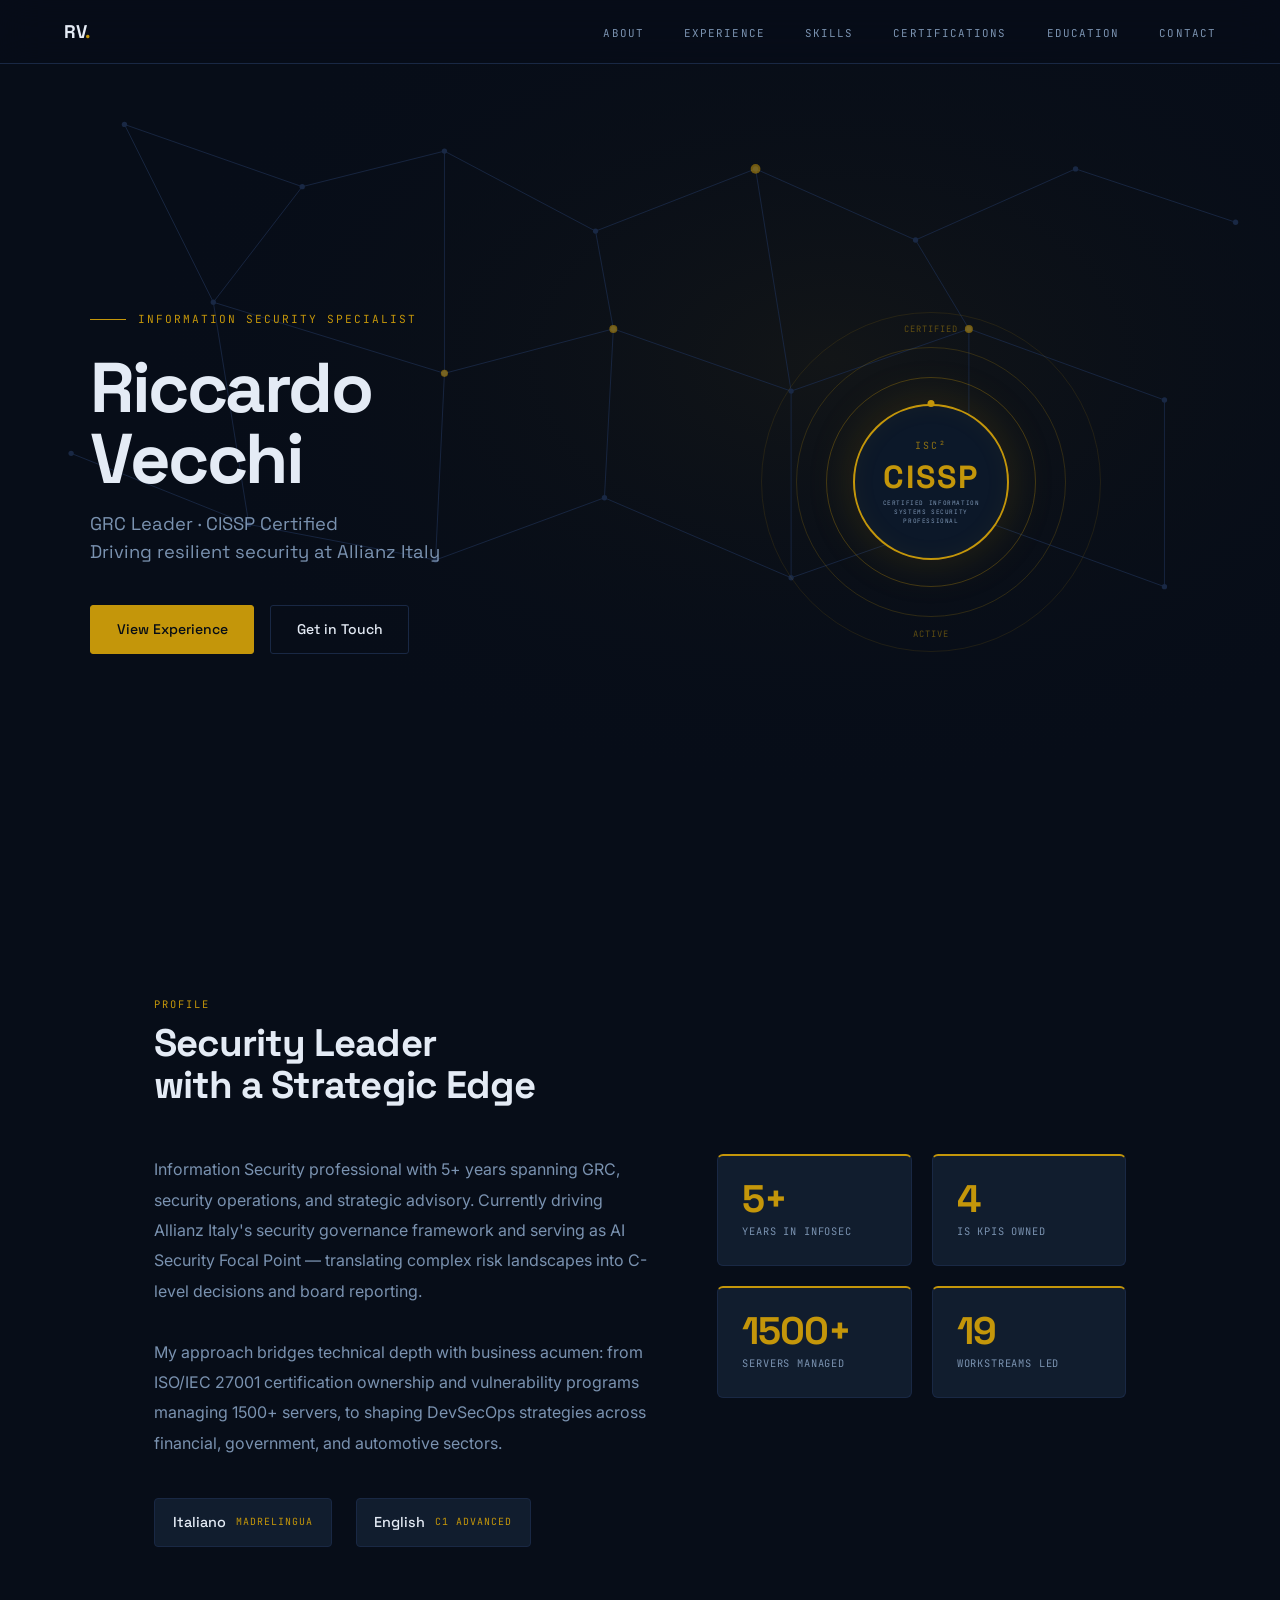
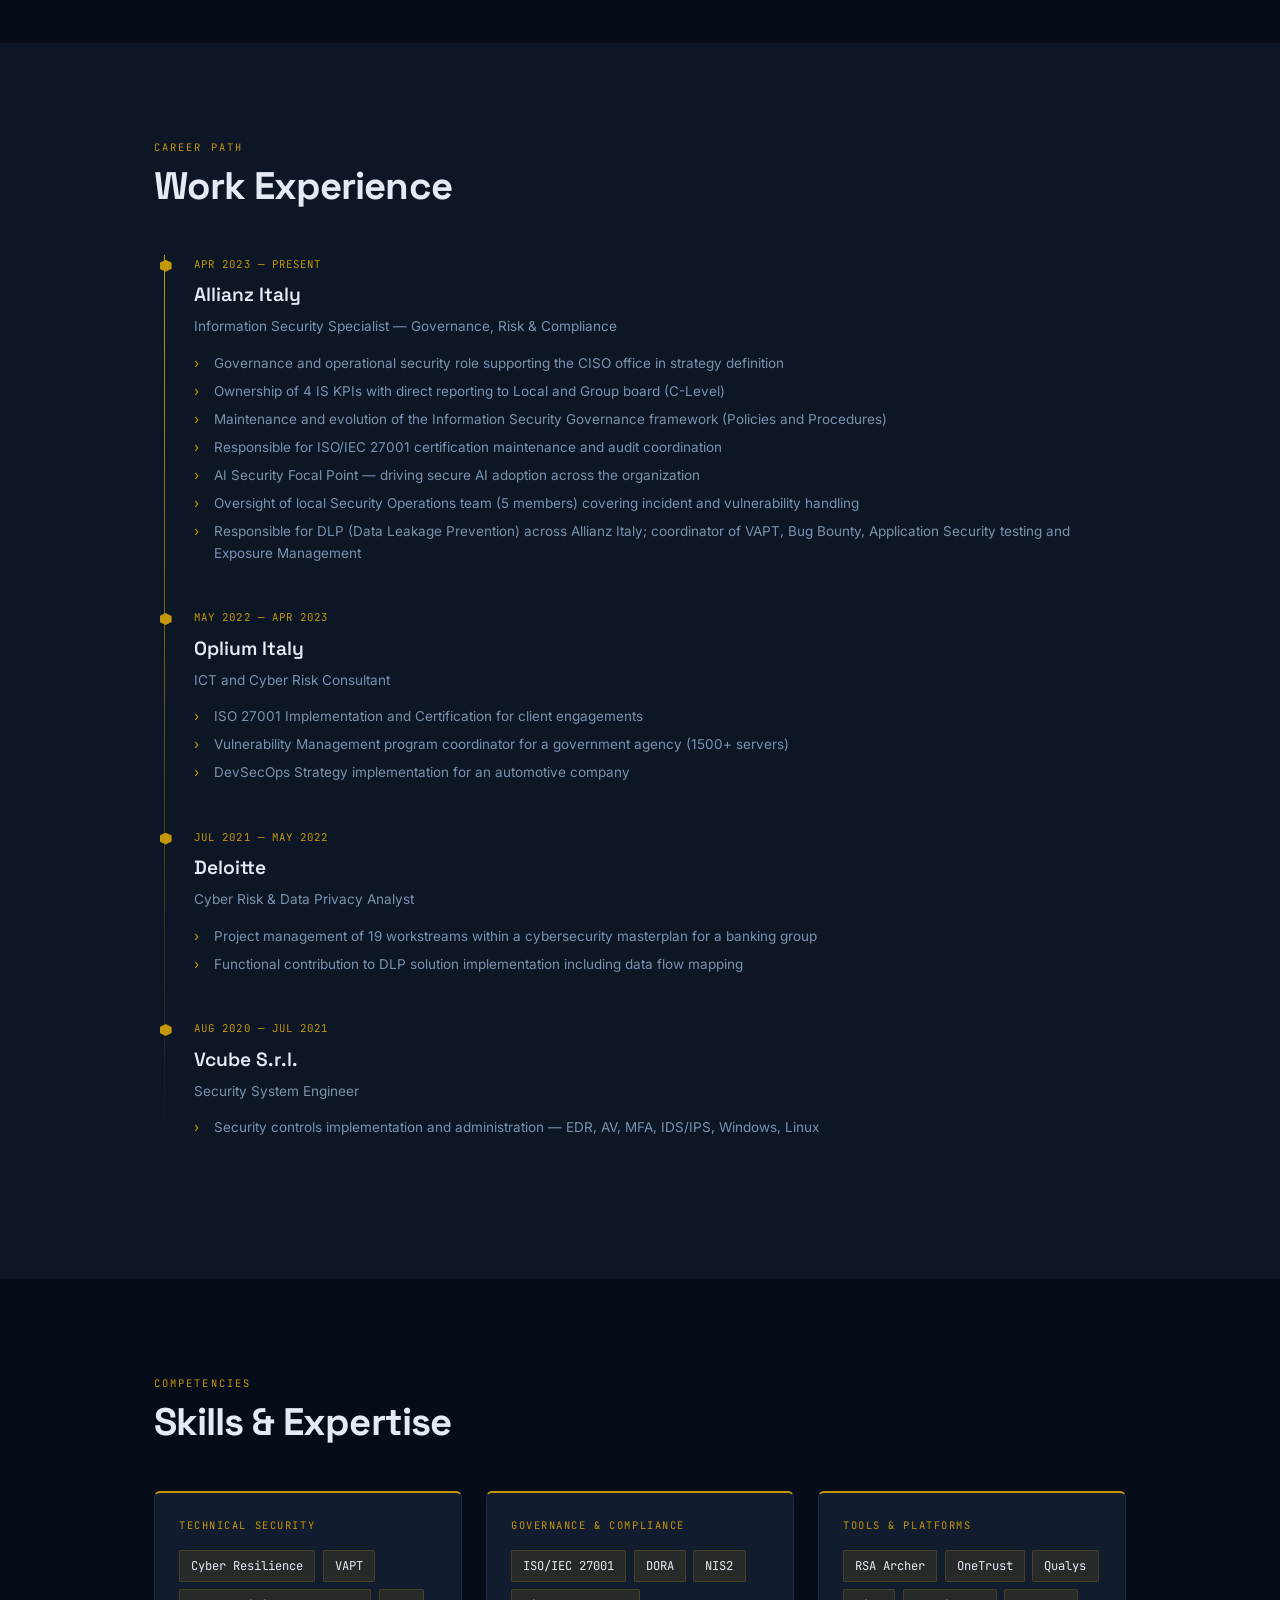
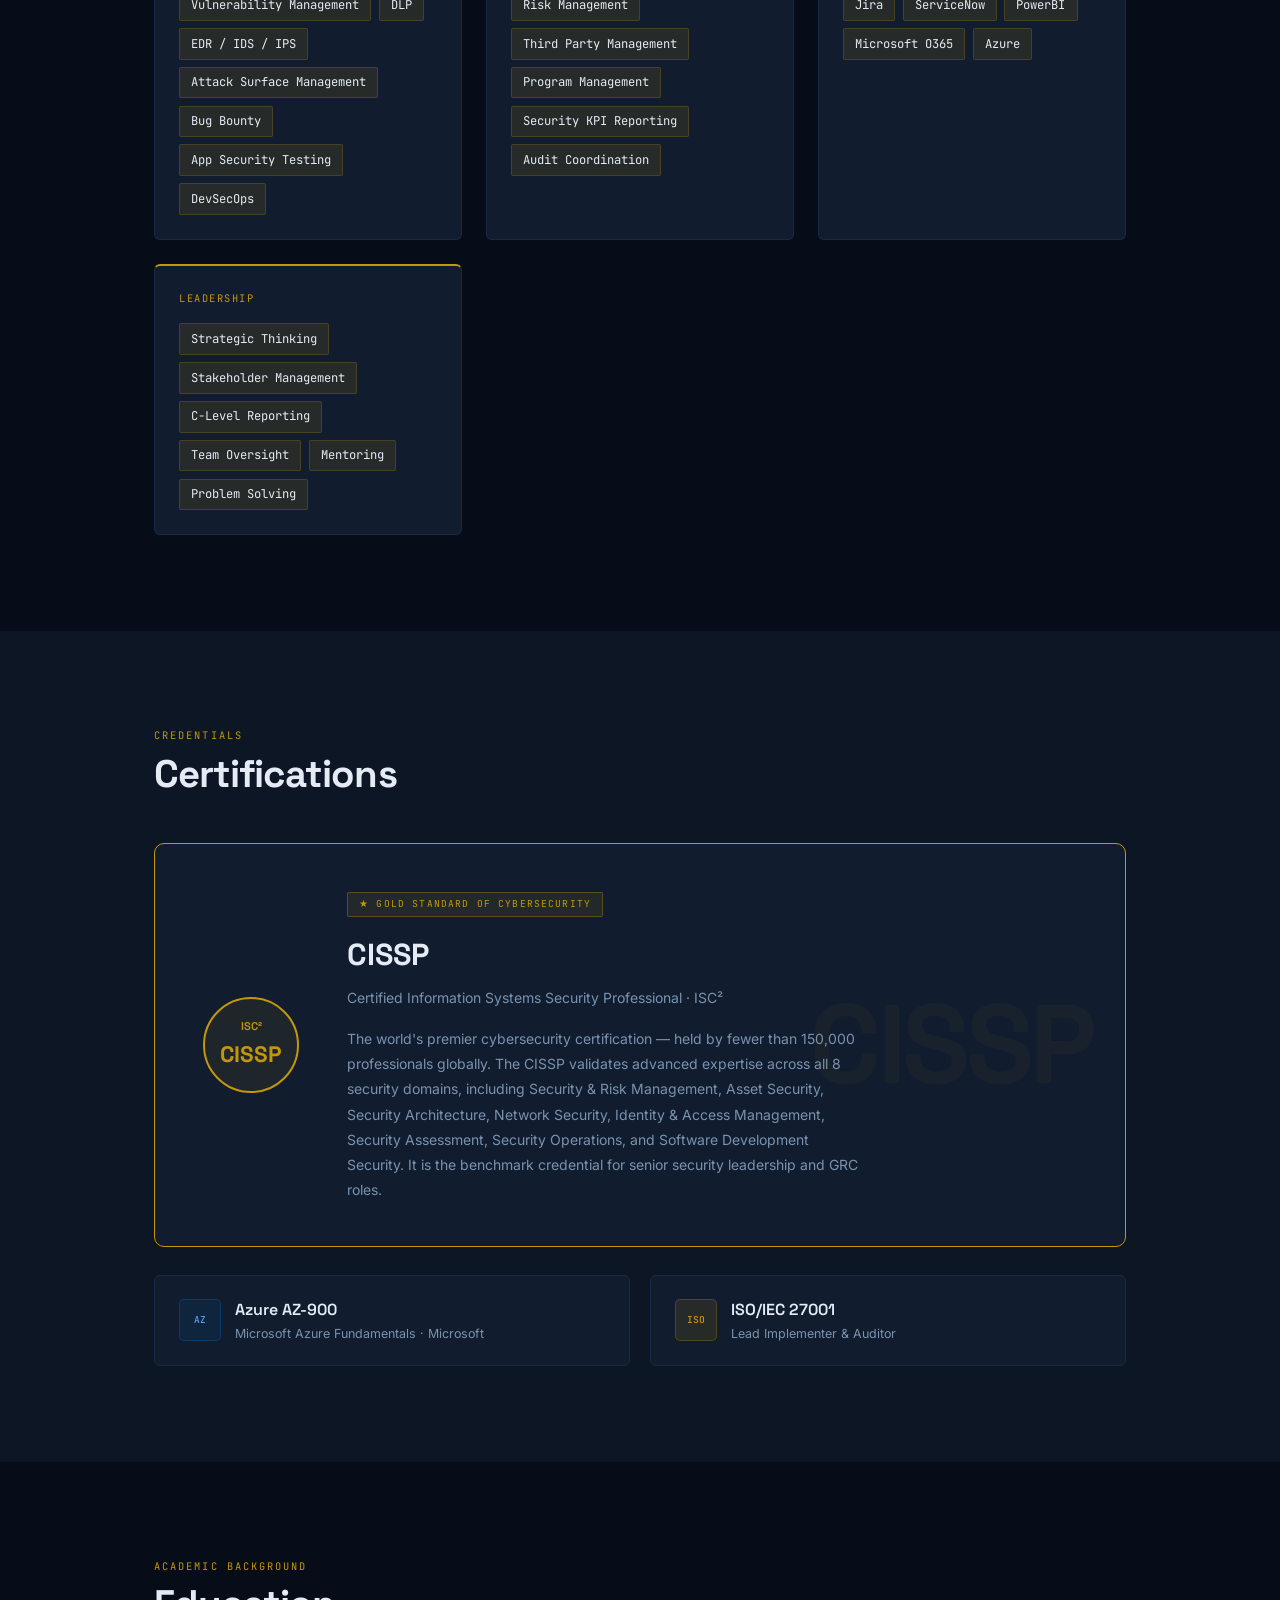
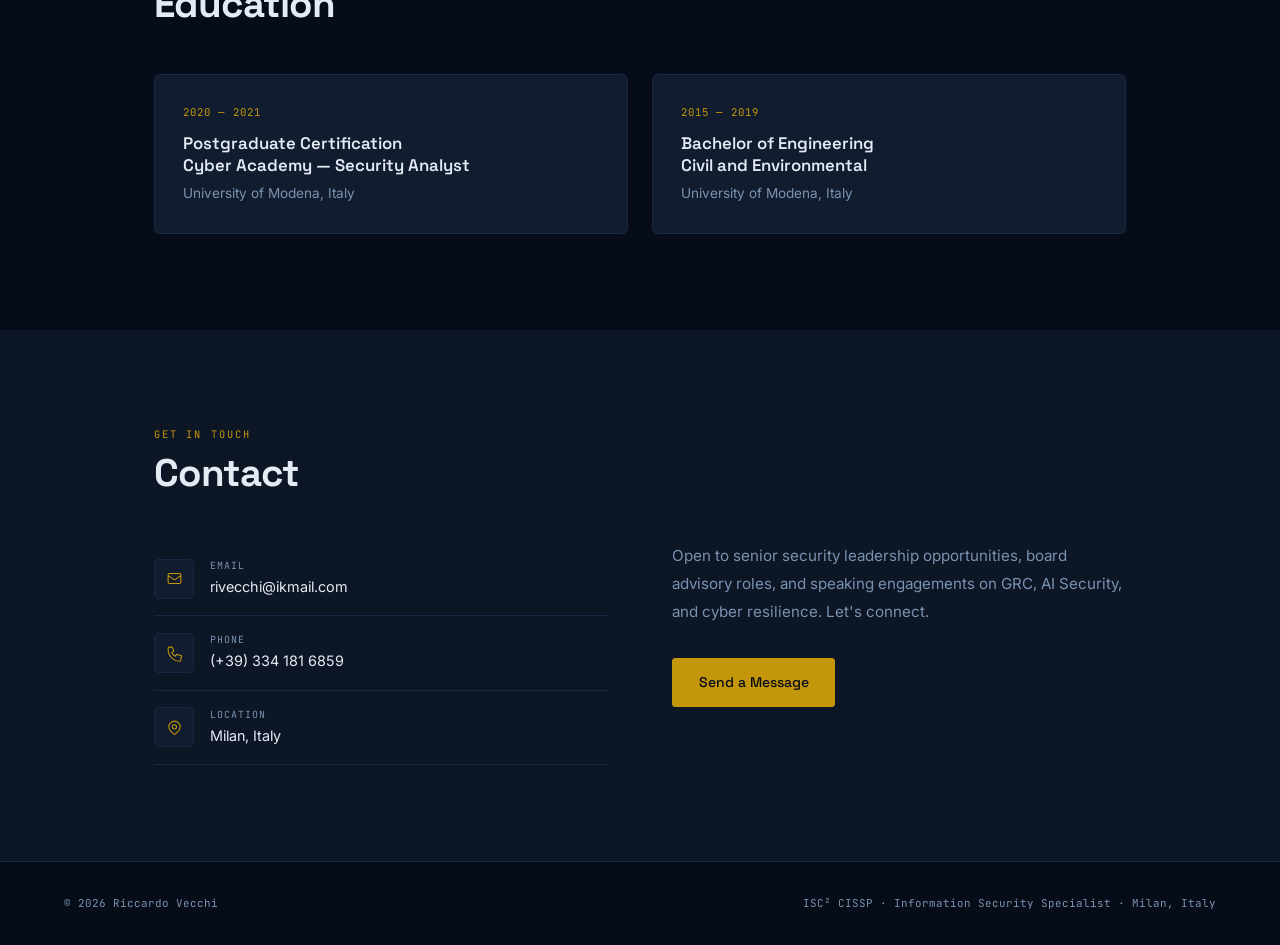
<file: index (2).html>
<!DOCTYPE html>
<html lang="it">
<head>
<meta charset="UTF-8">
<meta name="viewport" content="width=device-width, initial-scale=1.0">
<title>Riccardo Vecchi — Information Security Specialist</title>
<link href="https://fonts.googleapis.com/css2?family=Space+Grotesk:wght@300;400;500;600;700&family=Inter:wght@300;400;500;600&family=JetBrains+Mono:wght@400;500&display=swap" rel="stylesheet">
<style>
*,*::before,*::after{box-sizing:border-box;margin:0;padding:0;}
:root{
  --bg:#070D18;
  --bg-surface:#0C1625;
  --bg-card:#111D2E;
  --gold:#C4960A;
  --gold-light:#D4A820;
  --gold-dim:rgba(196,150,10,0.12);
  --text:#E4EBF5;
  --text-muted:#7A92B0;
  --divider:#192844;
  --blue:#2A6FC4;
  --font-d:'Space Grotesk',sans-serif;
  --font-b:'Inter',sans-serif;
  --font-m:'JetBrains Mono',monospace;
}
html{scroll-behavior:smooth;}
body{background:var(--bg);color:var(--text);font-family:var(--font-b);font-size:16px;line-height:1.7;overflow-x:hidden;}

/* NAV */
nav{
  position:fixed;top:0;left:0;right:0;z-index:200;
  height:64px;padding:0 4rem;
  display:flex;align-items:center;justify-content:space-between;
  background:rgba(7,13,24,0.88);backdrop-filter:blur(20px);
  border-bottom:1px solid var(--divider);
}
.nav-brand{
  font-family:var(--font-d);font-weight:700;font-size:1.15rem;
  color:var(--text);text-decoration:none;letter-spacing:-0.02em;
}
.nav-brand span{color:var(--gold);}
.nav-links{display:flex;gap:2.5rem;list-style:none;}
.nav-links a{
  font-family:var(--font-m);font-size:0.68rem;
  color:var(--text-muted);text-decoration:none;
  letter-spacing:0.1em;text-transform:uppercase;
  transition:color 0.2s;
}
.nav-links a:hover,.nav-links a.active{color:var(--gold);}

/* HERO */
.hero{
  min-height:100vh;display:flex;align-items:center;
  padding:64px 4rem 0;position:relative;overflow:hidden;
}
.hero-bg{position:absolute;inset:0;z-index:0;pointer-events:none;}
.hero-inner{
  position:relative;z-index:1;
  display:grid;grid-template-columns:1fr 1fr;
  gap:4rem;align-items:center;
  width:100%;max-width:1100px;margin:0 auto;
}
.hero-eyebrow{
  font-family:var(--font-m);font-size:0.7rem;
  color:var(--gold);letter-spacing:0.18em;text-transform:uppercase;
  margin-bottom:1.5rem;display:flex;align-items:center;gap:0.75rem;
}
.hero-eyebrow::before{content:'';width:36px;height:1px;background:var(--gold);}
h1.hero-name{
  font-family:var(--font-d);
  font-size:clamp(2.8rem,5.5vw,5rem);
  font-weight:700;line-height:1.0;
  letter-spacing:-0.035em;color:var(--text);margin-bottom:1rem;
}
.hero-subtitle{
  font-family:var(--font-d);font-size:clamp(0.95rem,1.5vw,1.15rem);
  font-weight:400;color:var(--text-muted);margin-bottom:2.5rem;line-height:1.5;
}
.hero-cta{display:flex;gap:1rem;flex-wrap:wrap;}
.btn{
  display:inline-flex;align-items:center;gap:0.5rem;
  padding:0.7rem 1.6rem;border-radius:3px;
  font-family:var(--font-d);font-size:0.875rem;font-weight:500;
  text-decoration:none;border:1px solid;cursor:pointer;
  transition:all 0.2s;
}
.btn-gold{background:var(--gold);color:#060C16;border-color:var(--gold);}
.btn-gold:hover{background:var(--gold-light);border-color:var(--gold-light);}
.btn-ghost{background:transparent;color:var(--text);border-color:var(--divider);}
.btn-ghost:hover{border-color:var(--gold);color:var(--gold);}

/* CISSP SEAL */
.seal-wrap{display:flex;justify-content:center;align-items:center;position:relative;}
.seal-frame{
  position:relative;width:340px;height:340px;
  display:flex;align-items:center;justify-content:center;
}
.ring{
  position:absolute;border-radius:50%;border:1px solid rgba(196,150,10,0.12);
  animation:pulse 4s ease-in-out infinite;
}
.ring:nth-child(1){width:340px;height:340px;animation-delay:0s;}
.ring:nth-child(2){width:270px;height:270px;animation-delay:.8s;border-color:rgba(196,150,10,0.2);}
.ring:nth-child(3){width:210px;height:210px;animation-delay:1.6s;border-color:rgba(196,150,10,0.3);}
@keyframes pulse{
  0%,100%{opacity:.4;transform:scale(1);}
  50%{opacity:1;transform:scale(1.025);}
}
.seal-core{
  position:relative;z-index:2;
  width:156px;height:156px;
  border-radius:50%;
  background:#0C1829;
  border:2px solid var(--gold);
  display:flex;flex-direction:column;
  align-items:center;justify-content:center;
  box-shadow:0 0 48px rgba(196,150,10,0.18),inset 0 0 24px rgba(196,150,10,0.05);
}
.seal-isc{
  font-family:var(--font-m);font-size:0.62rem;
  color:rgba(196,150,10,0.7);letter-spacing:0.2em;
  text-transform:uppercase;margin-bottom:6px;
}
.seal-cissp{
  font-family:var(--font-d);font-size:2rem;font-weight:700;
  color:var(--gold);letter-spacing:0.06em;line-height:1;
  margin-bottom:6px;
}
.seal-desc{
  font-family:var(--font-m);font-size:0.38rem;
  color:var(--text-muted);text-transform:uppercase;
  letter-spacing:0.1em;text-align:center;line-height:1.5;
}
.seal-orbit{
  position:absolute;inset:0;border-radius:50%;
  animation:orbit 18s linear infinite;
  width:156px;height:156px;left:50%;top:50%;
  transform-origin:0 0;margin-left:-78px;margin-top:-78px;
}
@keyframes orbit{from{transform:rotate(0deg);}to{transform:rotate(360deg);}}
.orbit-dot{
  position:absolute;top:-4px;left:50%;
  transform:translateX(-50%);
  width:7px;height:7px;background:var(--gold);border-radius:50%;
}
.seal-corner-label{
  position:absolute;font-family:var(--font-m);font-size:0.55rem;
  color:rgba(196,150,10,0.45);letter-spacing:0.12em;text-transform:uppercase;
}

/* SECTIONS */
.section{padding:6rem 4rem;max-width:1100px;margin:0 auto;}
.section-alt{background:var(--bg-surface);}
.section-alt .section{padding:6rem 4rem;}
.sec-label{
  font-family:var(--font-m);font-size:0.65rem;
  color:var(--gold);letter-spacing:0.2em;text-transform:uppercase;
  margin-bottom:.5rem;
}
.sec-title{
  font-family:var(--font-d);font-size:clamp(1.75rem,3vw,2.6rem);
  font-weight:700;letter-spacing:-.025em;color:var(--text);
  margin-bottom:3rem;line-height:1.1;
}
.fade{opacity:0;transform:translateY(24px);transition:opacity .65s ease,transform .65s ease;}
.fade.in{opacity:1;transform:translateY(0);}

/* ABOUT */
.about-grid{display:grid;grid-template-columns:1.1fr 0.9fr;gap:4rem;align-items:start;}
.about-p{font-size:1rem;color:var(--text-muted);line-height:1.9;}
.stat-grid{display:grid;grid-template-columns:1fr 1fr;gap:1.25rem;}
.stat{
  background:var(--bg-card);border:1px solid var(--divider);
  border-top:2px solid var(--gold);border-radius:6px;padding:1.5rem;
}
.stat-n{
  font-family:var(--font-d);font-size:2.4rem;font-weight:700;
  color:var(--gold);line-height:1;margin-bottom:.3rem;letter-spacing:-.03em;
}
.stat-l{
  font-family:var(--font-m);font-size:0.65rem;
  color:var(--text-muted);text-transform:uppercase;letter-spacing:.08em;
}

/* TIMELINE */
.timeline{position:relative;padding-left:2.5rem;}
.timeline::before{
  content:'';position:absolute;left:.65rem;top:0;bottom:0;
  width:1px;background:linear-gradient(to bottom,var(--gold) 0%,rgba(196,150,10,.2) 80%,transparent 100%);
}
.tl-item{position:relative;margin-bottom:2.75rem;}
.tl-hex{
  position:absolute;left:-2.15rem;top:.3rem;
  width:12px;height:12px;background:var(--gold);
  clip-path:polygon(50% 0%,100% 25%,100% 75%,50% 100%,0% 75%,0% 25%);
}
.tl-date{
  font-family:var(--font-m);font-size:.67rem;
  color:var(--gold);letter-spacing:.1em;text-transform:uppercase;
  margin-bottom:.4rem;
}
.tl-company{
  font-family:var(--font-d);font-size:1.2rem;font-weight:600;
  color:var(--text);margin-bottom:.2rem;
}
.tl-role{font-size:.85rem;color:var(--text-muted);margin-bottom:.9rem;}
.tl-ul{list-style:none;display:flex;flex-direction:column;gap:.4rem;}
.tl-ul li{
  font-size:.845rem;color:var(--text-muted);
  padding-left:1.25rem;position:relative;line-height:1.6;
}
.tl-ul li::before{content:'›';position:absolute;left:0;color:var(--gold);}

/* SKILLS */
.skill-grid{display:grid;grid-template-columns:repeat(auto-fit,minmax(250px,1fr));gap:1.5rem;}
.skill-card{
  background:var(--bg-card);border:1px solid var(--divider);
  border-radius:6px;padding:1.5rem;border-top:2px solid var(--gold);
}
.skill-ct{
  font-family:var(--font-m);font-size:.65rem;
  color:var(--gold);text-transform:uppercase;letter-spacing:.15em;margin-bottom:1rem;
}
.tags{display:flex;flex-wrap:wrap;gap:.45rem;}
.tag{
  display:inline-block;padding:.28rem .7rem;
  background:var(--gold-dim);border:1px solid rgba(196,150,10,.22);
  border-radius:2px;font-family:var(--font-m);font-size:.76rem;color:var(--text);
  transition:background .2s;
}
.tag:hover{background:rgba(196,150,10,.2);}

/* CERTIFICATIONS */
.cissp-feature{
  background:var(--bg-card);border:1px solid var(--gold);
  border-radius:10px;padding:2.75rem 3rem;
  display:grid;grid-template-columns:auto 1fr;gap:3rem;align-items:center;
  margin-bottom:1.75rem;position:relative;overflow:hidden;
}
.cissp-feature::after{
  content:'CISSP';position:absolute;right:2rem;top:50%;
  transform:translateY(-50%);
  font-family:var(--font-d);font-size:7rem;font-weight:700;
  color:rgba(196,150,10,.04);letter-spacing:-.04em;pointer-events:none;
  white-space:nowrap;
}
.feat-badge-wrap{
  width:96px;height:96px;border-radius:50%;
  background:rgba(196,150,10,.07);border:2px solid var(--gold);
  display:flex;flex-direction:column;align-items:center;justify-content:center;
  flex-shrink:0;
}
.feat-isc{font-family:var(--font-d);font-size:.7rem;font-weight:600;color:var(--gold);}
.feat-name{font-family:var(--font-d);font-size:1.4rem;font-weight:700;color:var(--gold);}
.cert-pill{
  display:inline-block;
  background:rgba(196,150,10,.1);border:1px solid rgba(196,150,10,.35);
  color:var(--gold);font-family:var(--font-m);font-size:.6rem;
  padding:.22rem .7rem;border-radius:2px;letter-spacing:.12em;
  text-transform:uppercase;margin-bottom:.75rem;
}
.cert-title{
  font-family:var(--font-d);font-size:1.9rem;font-weight:700;
  color:var(--text);margin-bottom:.35rem;
}
.cert-issuer{font-size:.875rem;color:var(--text-muted);margin-bottom:1rem;}
.cert-body{font-size:.875rem;color:var(--text-muted);max-width:520px;line-height:1.8;}
.cert-secondary{display:grid;grid-template-columns:repeat(auto-fit,minmax(220px,1fr));gap:1.25rem;}
.cert-sm{
  background:var(--bg-card);border:1px solid var(--divider);
  border-radius:6px;padding:1.25rem 1.5rem;display:flex;gap:.85rem;align-items:center;
}
.cert-sm-icon{
  width:42px;height:42px;border-radius:5px;flex-shrink:0;
  display:flex;align-items:center;justify-content:center;
  font-family:var(--font-m);font-size:.6rem;font-weight:500;
}
.cert-sm-name{font-family:var(--font-d);font-size:1rem;font-weight:600;color:var(--text);}
.cert-sm-sub{font-size:.78rem;color:var(--text-muted);}

/* EDUCATION */
.edu-grid{display:grid;grid-template-columns:repeat(auto-fit,minmax(280px,1fr));gap:1.5rem;}
.edu-card{
  background:var(--bg-card);border:1px solid var(--divider);
  border-radius:6px;padding:1.75rem;
}
.edu-y{font-family:var(--font-m);font-size:.67rem;color:var(--gold);letter-spacing:.1em;margin-bottom:.75rem;}
.edu-deg{
  font-family:var(--font-d);font-size:1.05rem;font-weight:600;
  color:var(--text);margin-bottom:.35rem;line-height:1.3;
}
.edu-uni{font-size:.85rem;color:var(--text-muted);}

/* CONTACT */
.contact-grid{display:grid;grid-template-columns:1fr 1fr;gap:4rem;align-items:start;}
.c-item{
  display:flex;align-items:center;gap:1rem;
  padding:1rem 0;border-bottom:1px solid var(--divider);
}
.c-icon{
  width:40px;height:40px;background:var(--bg-card);
  border:1px solid var(--divider);border-radius:5px;
  display:flex;align-items:center;justify-content:center;flex-shrink:0;
}
.c-icon svg{width:17px;height:17px;stroke:var(--gold);fill:none;stroke-width:1.5;}
.c-lbl{font-family:var(--font-m);font-size:.62rem;color:var(--text-muted);text-transform:uppercase;letter-spacing:.1em;}
.c-val{font-size:.9rem;color:var(--text);}
.contact-copy{font-size:.95rem;color:var(--text-muted);line-height:1.85;margin-bottom:2rem;}

/* LANG */
.lang-row{display:flex;gap:1.5rem;margin-top:2.5rem;flex-wrap:wrap;}
.lang-item{
  display:flex;align-items:center;gap:.65rem;
  background:var(--bg-card);border:1px solid var(--divider);
  border-radius:4px;padding:.7rem 1.1rem;
}
.lang-name{font-family:var(--font-d);font-size:.9rem;font-weight:500;color:var(--text);}
.lang-level{
  font-family:var(--font-m);font-size:.62rem;color:var(--gold);
  text-transform:uppercase;letter-spacing:.1em;
}

/* FOOTER */
footer{
  border-top:1px solid var(--divider);
  padding:2rem 4rem;
  display:flex;align-items:center;justify-content:space-between;
}
footer p{font-family:var(--font-m);font-size:.68rem;color:var(--text-muted);}

/* SCROLLBAR */
::-webkit-scrollbar{width:5px;}
::-webkit-scrollbar-track{background:var(--bg);}
::-webkit-scrollbar-thumb{background:var(--divider);border-radius:3px;}

/* RESPONSIVE */
@media(max-width:860px){
  nav{padding:0 1.5rem;}
  .nav-links{display:none;}
  .hero{padding:64px 1.5rem 0;}
  .hero-inner{grid-template-columns:1fr;}
  .seal-wrap{display:none;}
  .section{padding:4rem 1.5rem;}
  .section-alt .section{padding:4rem 1.5rem;}
  .about-grid{grid-template-columns:1fr;}
  .cissp-feature{grid-template-columns:1fr;padding:2rem;}
  .cissp-feature::after{display:none;}
  .contact-grid{grid-template-columns:1fr;}
  footer{padding:2rem 1.5rem;flex-direction:column;gap:.75rem;text-align:center;}
}
@media(prefers-reduced-motion:reduce){
  .ring,.seal-orbit,.fade{animation:none!important;transition:none!important;opacity:1!important;transform:none!important;}
}
</style>
</head>
<body>

<!-- NAV -->
<nav id="top-nav">
  <a href="#hero" class="nav-brand">RV<span>.</span></a>
  <ul class="nav-links">
    <li><a href="#about">About</a></li>
    <li><a href="#experience">Experience</a></li>
    <li><a href="#skills">Skills</a></li>
    <li><a href="#certifications">Certifications</a></li>
    <li><a href="#education">Education</a></li>
    <li><a href="#contact">Contact</a></li>
  </ul>
</nav>

<!-- ████████ HERO ████████ -->
<section id="hero" class="hero">

  <!-- Network topology background -->
  <svg class="hero-bg" viewBox="0 0 1440 900" xmlns="http://www.w3.org/2000/svg" preserveAspectRatio="xMidYMid slice">
    <defs>
      <radialGradient id="grd" cx="65%" cy="45%" r="55%">
        <stop offset="0%" stop-color="#C4960A" stop-opacity="0.06"/>
        <stop offset="100%" stop-color="#070D18" stop-opacity="0"/>
      </radialGradient>
    </defs>
    <rect width="1440" height="900" fill="url(#grd)"/>
    <g stroke="#192844" stroke-width="1" fill="none">
      <line x1="140" y1="140" x2="340" y2="210"/><line x1="340" y1="210" x2="500" y2="170"/>
      <line x1="500" y1="170" x2="670" y2="260"/><line x1="670" y1="260" x2="850" y2="190"/>
      <line x1="850" y1="190" x2="1030" y2="270"/><line x1="1030" y1="270" x2="1210" y2="190"/>
      <line x1="1210" y1="190" x2="1390" y2="250"/>
      <line x1="140" y1="140" x2="240" y2="340"/><line x1="240" y1="340" x2="500" y2="420"/>
      <line x1="500" y1="420" x2="690" y2="370"/><line x1="690" y1="370" x2="890" y2="440"/>
      <line x1="890" y1="440" x2="1090" y2="370"/><line x1="1090" y1="370" x2="1310" y2="450"/>
      <line x1="340" y1="210" x2="240" y2="340"/><line x1="500" y1="170" x2="500" y2="420"/>
      <line x1="670" y1="260" x2="690" y2="370"/><line x1="850" y1="190" x2="890" y2="440"/>
      <line x1="1030" y1="270" x2="1090" y2="370"/>
      <line x1="80" y1="510" x2="280" y2="590"/><line x1="280" y1="590" x2="490" y2="630"/>
      <line x1="490" y1="630" x2="680" y2="560"/><line x1="680" y1="560" x2="890" y2="650"/>
      <line x1="890" y1="650" x2="1090" y2="580"/><line x1="1090" y1="580" x2="1310" y2="660"/>
      <line x1="240" y1="340" x2="280" y2="590"/><line x1="500" y1="420" x2="490" y2="630"/>
      <line x1="690" y1="370" x2="680" y2="560"/><line x1="890" y1="440" x2="890" y2="650"/>
      <line x1="1090" y1="370" x2="1090" y2="580"/><line x1="1310" y1="450" x2="1310" y2="660"/>
    </g>
    <g fill="#192844">
      <circle cx="140" cy="140" r="3"/><circle cx="340" cy="210" r="3"/><circle cx="500" cy="170" r="3"/>
      <circle cx="670" cy="260" r="3"/><circle cx="850" cy="190" r="3"/><circle cx="1030" cy="270" r="3"/>
      <circle cx="1210" cy="190" r="3"/><circle cx="1390" cy="250" r="3"/>
      <circle cx="240" cy="340" r="3"/><circle cx="500" cy="420" r="3"/><circle cx="690" cy="370" r="3"/>
      <circle cx="890" cy="440" r="3"/><circle cx="1090" cy="370" r="3"/><circle cx="1310" cy="450" r="3"/>
      <circle cx="80" cy="510" r="3"/><circle cx="280" cy="590" r="3"/><circle cx="490" cy="630" r="3"/>
      <circle cx="680" cy="560" r="3"/><circle cx="890" cy="650" r="3"/><circle cx="1090" cy="580" r="3"/>
      <circle cx="1310" cy="660" r="3"/>
    </g>
    <g fill="#C4960A" opacity="0.55">
      <circle cx="850" cy="190" r="5.5"/><circle cx="690" cy="370" r="4.5"/>
      <circle cx="1090" cy="370" r="4.5"/><circle cx="500" cy="420" r="4"/>
    </g>
  </svg>

  <div class="hero-inner">
    <div>
      <div class="hero-eyebrow">Information Security Specialist</div>
      <h1 class="hero-name">Riccardo<br>Vecchi</h1>
      <p class="hero-subtitle">GRC Leader&nbsp;·&nbsp;CISSP Certified<br>Driving resilient security at Allianz Italy</p>
      <div class="hero-cta">
        <a href="#experience" class="btn btn-gold">View Experience</a>
        <a href="#contact" class="btn btn-ghost">Get in Touch</a>
      </div>
    </div>

    <!-- CISSP animated seal -->
    <div class="seal-wrap">
      <div class="seal-frame">
        <div class="ring"></div>
        <div class="ring"></div>
        <div class="ring"></div>
        <div class="seal-core">
          <div class="seal-isc">ISC²</div>
          <div class="seal-cissp">CISSP</div>
          <div class="seal-desc">Certified Information<br>Systems Security<br>Professional</div>
          <div class="seal-orbit">
            <div class="orbit-dot"></div>
          </div>
        </div>
        <!-- Corner labels -->
        <span class="seal-corner-label" style="top:10px;left:50%;transform:translateX(-50%);">Certified</span>
        <span class="seal-corner-label" style="bottom:10px;left:50%;transform:translateX(-50%);">Active</span>
      </div>
    </div>
  </div>
</section>

<!-- ████████ ABOUT ████████ -->
<section id="about" class="section">
  <div class="sec-label">Profile</div>
  <h2 class="sec-title fade">Security Leader<br>with a Strategic Edge</h2>
  <div class="about-grid fade">
    <div>
      <p class="about-p">
        Information Security professional with 5+ years spanning GRC, security operations, and strategic advisory. Currently driving Allianz Italy's security governance framework and serving as AI Security Focal Point — translating complex risk landscapes into C-level decisions and board reporting.<br><br>
        My approach bridges technical depth with business acumen: from ISO/IEC 27001 certification ownership and vulnerability programs managing 1500+ servers, to shaping DevSecOps strategies across financial, government, and automotive sectors.
      </p>
      <div class="lang-row">
        <div class="lang-item">
          <div class="lang-name">Italiano</div>
          <div class="lang-level">Madrelingua</div>
        </div>
        <div class="lang-item">
          <div class="lang-name">English</div>
          <div class="lang-level">C1 Advanced</div>
        </div>
      </div>
    </div>
    <div class="stat-grid">
      <div class="stat">
        <div class="stat-n">5+</div>
        <div class="stat-l">Years in InfoSec</div>
      </div>
      <div class="stat">
        <div class="stat-n">4</div>
        <div class="stat-l">IS KPIs Owned</div>
      </div>
      <div class="stat">
        <div class="stat-n">1500+</div>
        <div class="stat-l">Servers Managed</div>
      </div>
      <div class="stat">
        <div class="stat-n">19</div>
        <div class="stat-l">Workstreams Led</div>
      </div>
    </div>
  </div>
</section>

<!-- ████████ EXPERIENCE ████████ -->
<div class="section-alt" id="experience">
<div class="section">
  <div class="sec-label">Career Path</div>
  <h2 class="sec-title fade">Work Experience</h2>
  <div class="timeline fade">

    <div class="tl-item">
      <div class="tl-hex"></div>
      <div class="tl-date">Apr 2023 — Present</div>
      <div class="tl-company">Allianz Italy</div>
      <div class="tl-role">Information Security Specialist — Governance, Risk & Compliance</div>
      <ul class="tl-ul">
        <li>Governance and operational security role supporting the CISO office in strategy definition</li>
        <li>Ownership of 4 IS KPIs with direct reporting to Local and Group board (C-Level)</li>
        <li>Maintenance and evolution of the Information Security Governance framework (Policies and Procedures)</li>
        <li>Responsible for ISO/IEC 27001 certification maintenance and audit coordination</li>
        <li>AI Security Focal Point — driving secure AI adoption across the organization</li>
        <li>Oversight of local Security Operations team (5 members) covering incident and vulnerability handling</li>
        <li>Responsible for DLP (Data Leakage Prevention) across Allianz Italy; coordinator of VAPT, Bug Bounty, Application Security testing and Exposure Management</li>
      </ul>
    </div>

    <div class="tl-item">
      <div class="tl-hex"></div>
      <div class="tl-date">May 2022 — Apr 2023</div>
      <div class="tl-company">Oplium Italy</div>
      <div class="tl-role">ICT and Cyber Risk Consultant</div>
      <ul class="tl-ul">
        <li>ISO 27001 Implementation and Certification for client engagements</li>
        <li>Vulnerability Management program coordinator for a government agency (1500+ servers)</li>
        <li>DevSecOps Strategy implementation for an automotive company</li>
      </ul>
    </div>

    <div class="tl-item">
      <div class="tl-hex"></div>
      <div class="tl-date">Jul 2021 — May 2022</div>
      <div class="tl-company">Deloitte</div>
      <div class="tl-role">Cyber Risk & Data Privacy Analyst</div>
      <ul class="tl-ul">
        <li>Project management of 19 workstreams within a cybersecurity masterplan for a banking group</li>
        <li>Functional contribution to DLP solution implementation including data flow mapping</li>
      </ul>
    </div>

    <div class="tl-item">
      <div class="tl-hex"></div>
      <div class="tl-date">Aug 2020 — Jul 2021</div>
      <div class="tl-company">Vcube S.r.l.</div>
      <div class="tl-role">Security System Engineer</div>
      <ul class="tl-ul">
        <li>Security controls implementation and administration — EDR, AV, MFA, IDS/IPS, Windows, Linux</li>
      </ul>
    </div>

  </div>
</div>
</div>

<!-- ████████ SKILLS ████████ -->
<section id="skills" class="section">
  <div class="sec-label">Competencies</div>
  <h2 class="sec-title fade">Skills & Expertise</h2>
  <div class="skill-grid fade">
    <div class="skill-card">
      <div class="skill-ct">Technical Security</div>
      <div class="tags">
        <span class="tag">Cyber Resilience</span>
        <span class="tag">VAPT</span>
        <span class="tag">Vulnerability Management</span>
        <span class="tag">DLP</span>
        <span class="tag">EDR / IDS / IPS</span>
        <span class="tag">Attack Surface Management</span>
        <span class="tag">Bug Bounty</span>
        <span class="tag">App Security Testing</span>
        <span class="tag">DevSecOps</span>
      </div>
    </div>
    <div class="skill-card">
      <div class="skill-ct">Governance & Compliance</div>
      <div class="tags">
        <span class="tag">ISO/IEC 27001</span>
        <span class="tag">DORA</span>
        <span class="tag">NIS2</span>
        <span class="tag">Risk Management</span>
        <span class="tag">Third Party Management</span>
        <span class="tag">Program Management</span>
        <span class="tag">Security KPI Reporting</span>
        <span class="tag">Audit Coordination</span>
      </div>
    </div>
    <div class="skill-card">
      <div class="skill-ct">Tools & Platforms</div>
      <div class="tags">
        <span class="tag">RSA Archer</span>
        <span class="tag">OneTrust</span>
        <span class="tag">Qualys</span>
        <span class="tag">Jira</span>
        <span class="tag">ServiceNow</span>
        <span class="tag">PowerBI</span>
        <span class="tag">Microsoft O365</span>
        <span class="tag">Azure</span>
      </div>
    </div>
    <div class="skill-card">
      <div class="skill-ct">Leadership</div>
      <div class="tags">
        <span class="tag">Strategic Thinking</span>
        <span class="tag">Stakeholder Management</span>
        <span class="tag">C-Level Reporting</span>
        <span class="tag">Team Oversight</span>
        <span class="tag">Mentoring</span>
        <span class="tag">Problem Solving</span>
      </div>
    </div>
  </div>
</section>

<!-- ████████ CERTIFICATIONS ████████ -->
<div class="section-alt" id="certifications">
<div class="section">
  <div class="sec-label">Credentials</div>
  <h2 class="sec-title fade">Certifications</h2>

  <!-- CISSP Feature -->
  <div class="cissp-feature fade">
    <div class="feat-badge-wrap">
      <div class="feat-isc">ISC²</div>
      <div class="feat-name">CISSP</div>
    </div>
    <div>
      <div class="cert-pill">★ Gold Standard of Cybersecurity</div>
      <div class="cert-title">CISSP</div>
      <div class="cert-issuer">Certified Information Systems Security Professional · ISC²</div>
      <p class="cert-body">
        The world's premier cybersecurity certification — held by fewer than 150,000 professionals globally. The CISSP validates advanced expertise across all 8 security domains, including Security & Risk Management, Asset Security, Security Architecture, Network Security, Identity & Access Management, Security Assessment, Security Operations, and Software Development Security. It is the benchmark credential for senior security leadership and GRC roles.
      </p>
    </div>
  </div>

  <!-- Secondary certs -->
  <div class="cert-secondary fade">
    <div class="cert-sm">
      <div class="cert-sm-icon" style="background:rgba(0,112,204,0.1);border:1px solid rgba(0,112,204,0.3);color:#5A9FE8;">AZ</div>
      <div>
        <div class="cert-sm-name">Azure AZ-900</div>
        <div class="cert-sm-sub">Microsoft Azure Fundamentals · Microsoft</div>
      </div>
    </div>
    <div class="cert-sm">
      <div class="cert-sm-icon" style="background:var(--gold-dim);border:1px solid rgba(196,150,10,0.25);color:var(--gold);">ISO</div>
      <div>
        <div class="cert-sm-name">ISO/IEC 27001</div>
        <div class="cert-sm-sub">Lead Implementer & Auditor</div>
      </div>
    </div>
  </div>
</div>
</div>

<!-- ████████ EDUCATION ████████ -->
<section id="education" class="section">
  <div class="sec-label">Academic Background</div>
  <h2 class="sec-title fade">Education</h2>
  <div class="edu-grid fade">
    <div class="edu-card">
      <div class="edu-y">2020 — 2021</div>
      <div class="edu-deg">Postgraduate Certification<br>Cyber Academy — Security Analyst</div>
      <div class="edu-uni">University of Modena, Italy</div>
    </div>
    <div class="edu-card">
      <div class="edu-y">2015 — 2019</div>
      <div class="edu-deg">Bachelor of Engineering<br>Civil and Environmental</div>
      <div class="edu-uni">University of Modena, Italy</div>
    </div>
  </div>
</section>

<!-- ████████ CONTACT ████████ -->
<div class="section-alt" id="contact">
<div class="section">
  <div class="sec-label">Get in Touch</div>
  <h2 class="sec-title fade">Contact</h2>
  <div class="contact-grid fade">
    <div>
      <div class="c-item">
        <div class="c-icon">
          <svg viewBox="0 0 24 24"><path d="M3 8l7.89 5.26a2 2 0 002.22 0L21 8M5 19h14a2 2 0 002-2V7a2 2 0 00-2-2H5a2 2 0 00-2 2v10a2 2 0 002 2z"/></svg>
        </div>
        <div>
          <div class="c-lbl">Email</div>
          <div class="c-val">rivecchi@ikmail.com</div>
        </div>
      </div>
      <div class="c-item">
        <div class="c-icon">
          <svg viewBox="0 0 24 24"><path d="M3 5a2 2 0 012-2h3.28a1 1 0 01.948.684l1.498 4.493a1 1 0 01-.502 1.21l-2.257 1.13a11.042 11.042 0 005.516 5.516l1.13-2.257a1 1 0 011.21-.502l4.493 1.498A1 1 0 0121 17.72V21a2 2 0 01-2 2A17 17 0 013 5z"/></svg>
        </div>
        <div>
          <div class="c-lbl">Phone</div>
          <div class="c-val">(+39) 334 181 6859</div>
        </div>
      </div>
      <div class="c-item">
        <div class="c-icon">
          <svg viewBox="0 0 24 24"><path d="M17.657 16.657L13.414 20.9a1.998 1.998 0 01-2.827 0l-4.244-4.243a8 8 0 1111.314 0z"/><path d="M15 11a3 3 0 11-6 0 3 3 0 016 0z"/></svg>
        </div>
        <div>
          <div class="c-lbl">Location</div>
          <div class="c-val">Milan, Italy</div>
        </div>
      </div>
    </div>
    <div>
      <p class="contact-copy">
        Open to senior security leadership opportunities, board advisory roles, and speaking engagements on GRC, AI Security, and cyber resilience. Let's connect.
      </p>
      <a href="mailto:rivecchi@ikmail.com" class="btn btn-gold">Send a Message</a>
    </div>
  </div>
</div>
</div>

<!-- FOOTER -->
<footer>
  <p>© 2026 Riccardo Vecchi</p>
  <p>ISC² CISSP · Information Security Specialist · Milan, Italy</p>
</footer>

<script>
(function(){
  // Fade-in on scroll
  const obs=new IntersectionObserver(entries=>{
    entries.forEach(e=>{if(e.isIntersecting)e.target.classList.add('in');});
  },{threshold:0.08});
  document.querySelectorAll('.fade').forEach(el=>obs.observe(el));

  // Active nav highlight
  const sections=document.querySelectorAll('section[id],[id]:not(nav)');
  const links=document.querySelectorAll('.nav-links a');
  const navObs=new IntersectionObserver(entries=>{
    entries.forEach(e=>{
      if(e.isIntersecting){
        links.forEach(l=>{
          l.classList.remove('active');
          if(l.getAttribute('href')==='#'+e.target.id)l.classList.add('active');
        });
      }
    });
  },{threshold:0.4});
  sections.forEach(s=>navObs.observe(s));
})();
</script>
</body>
</html>
</file>
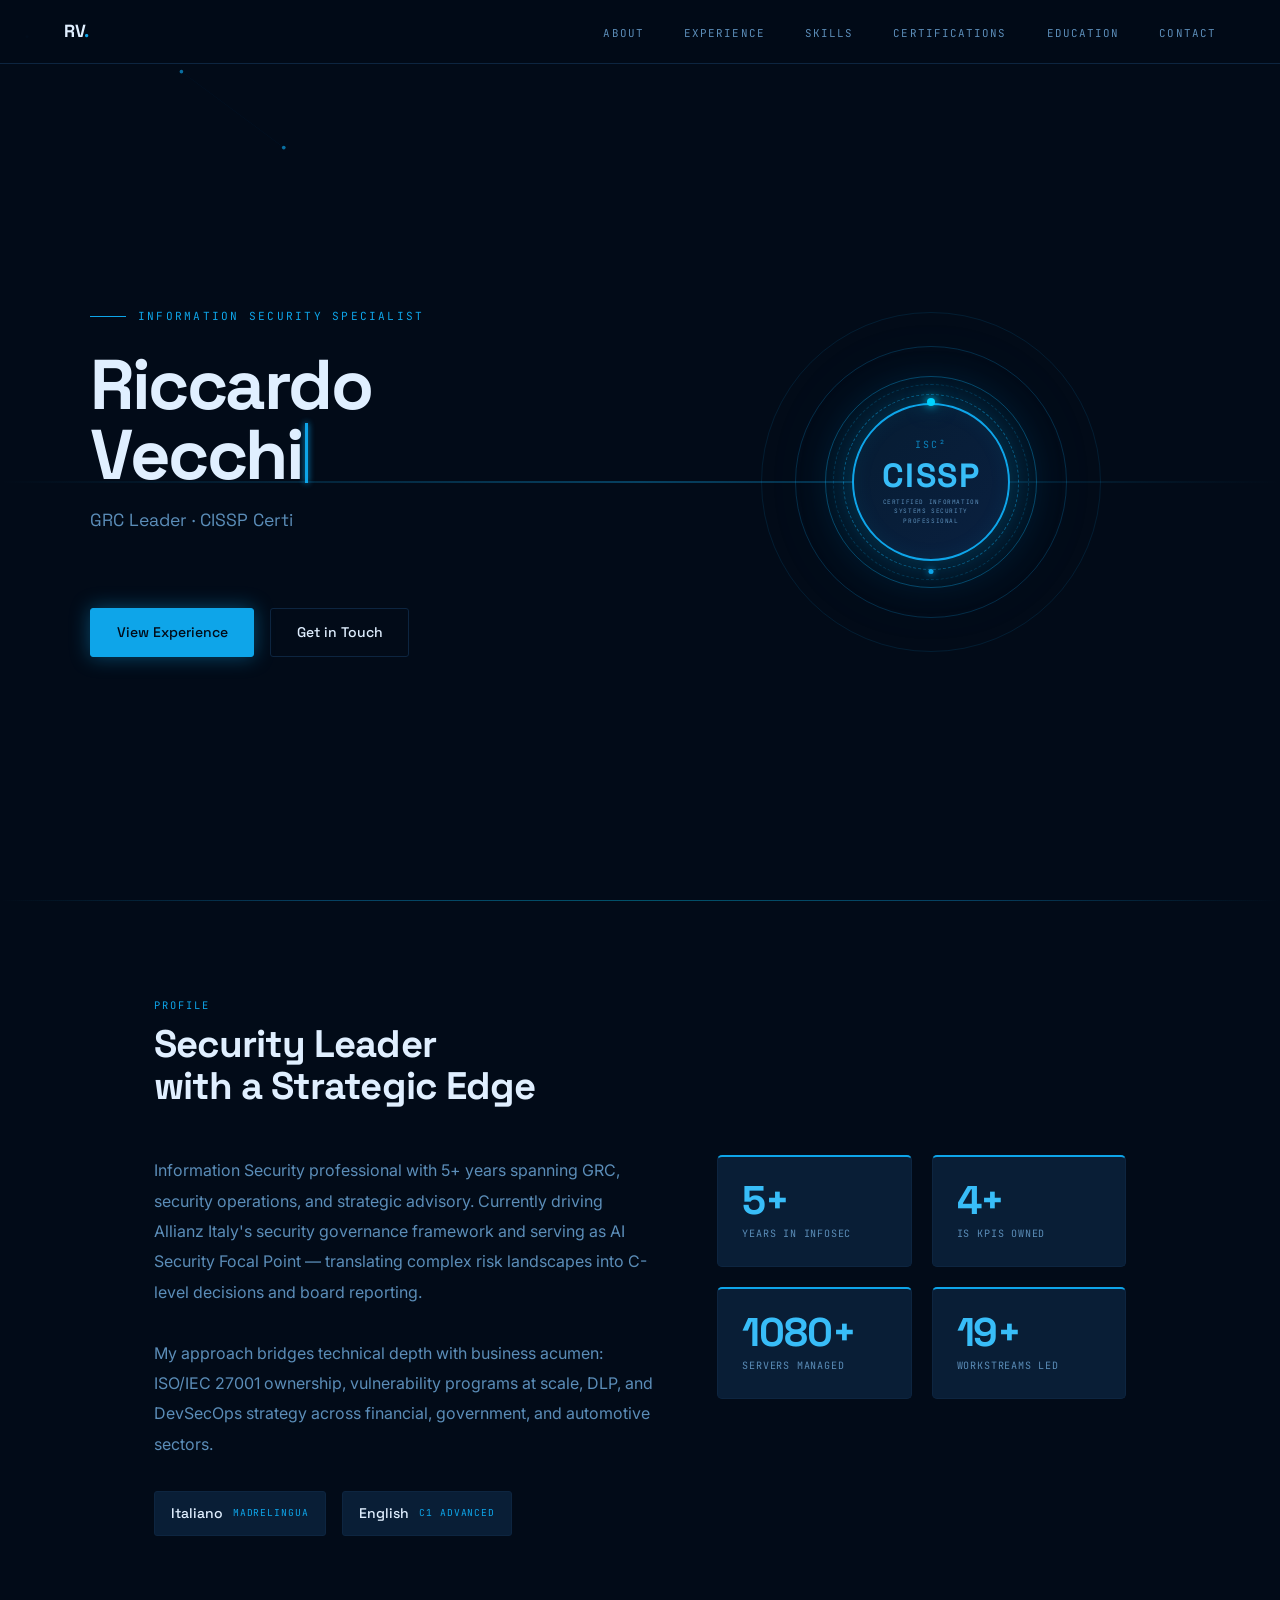
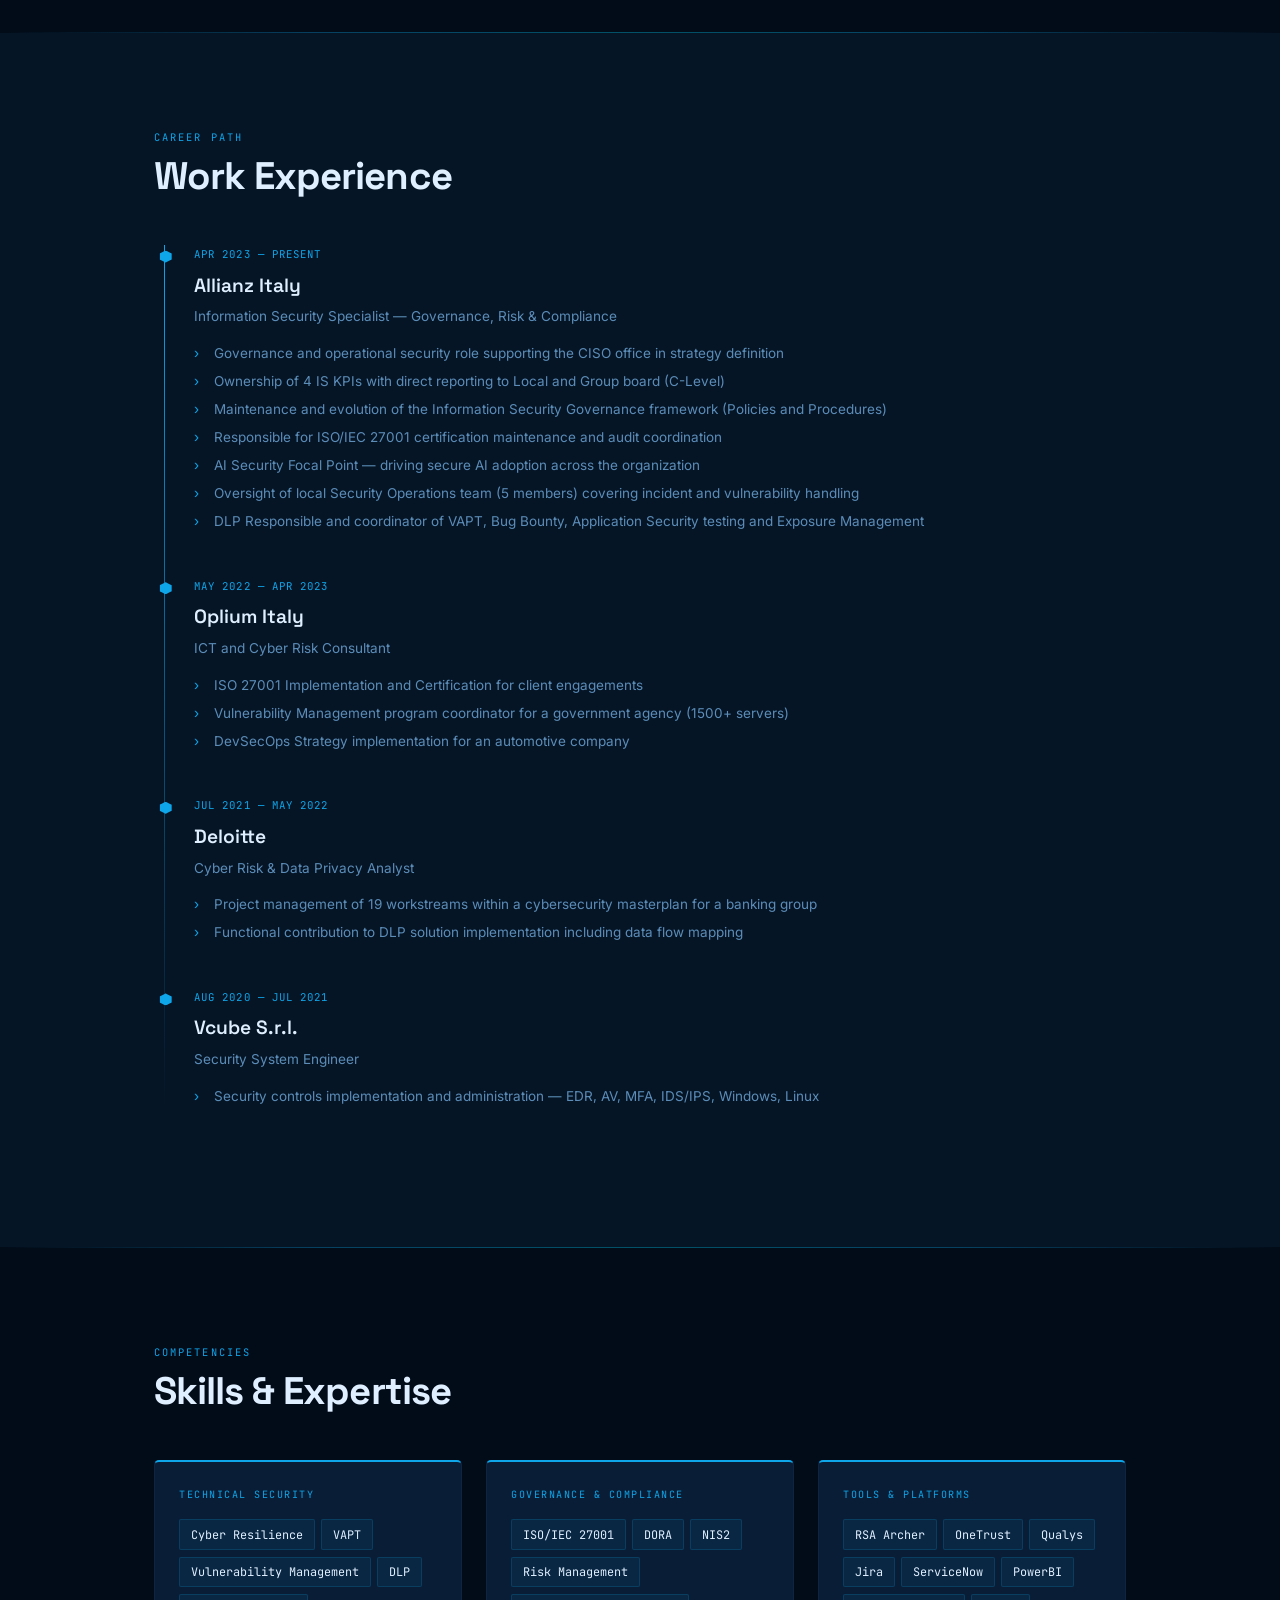
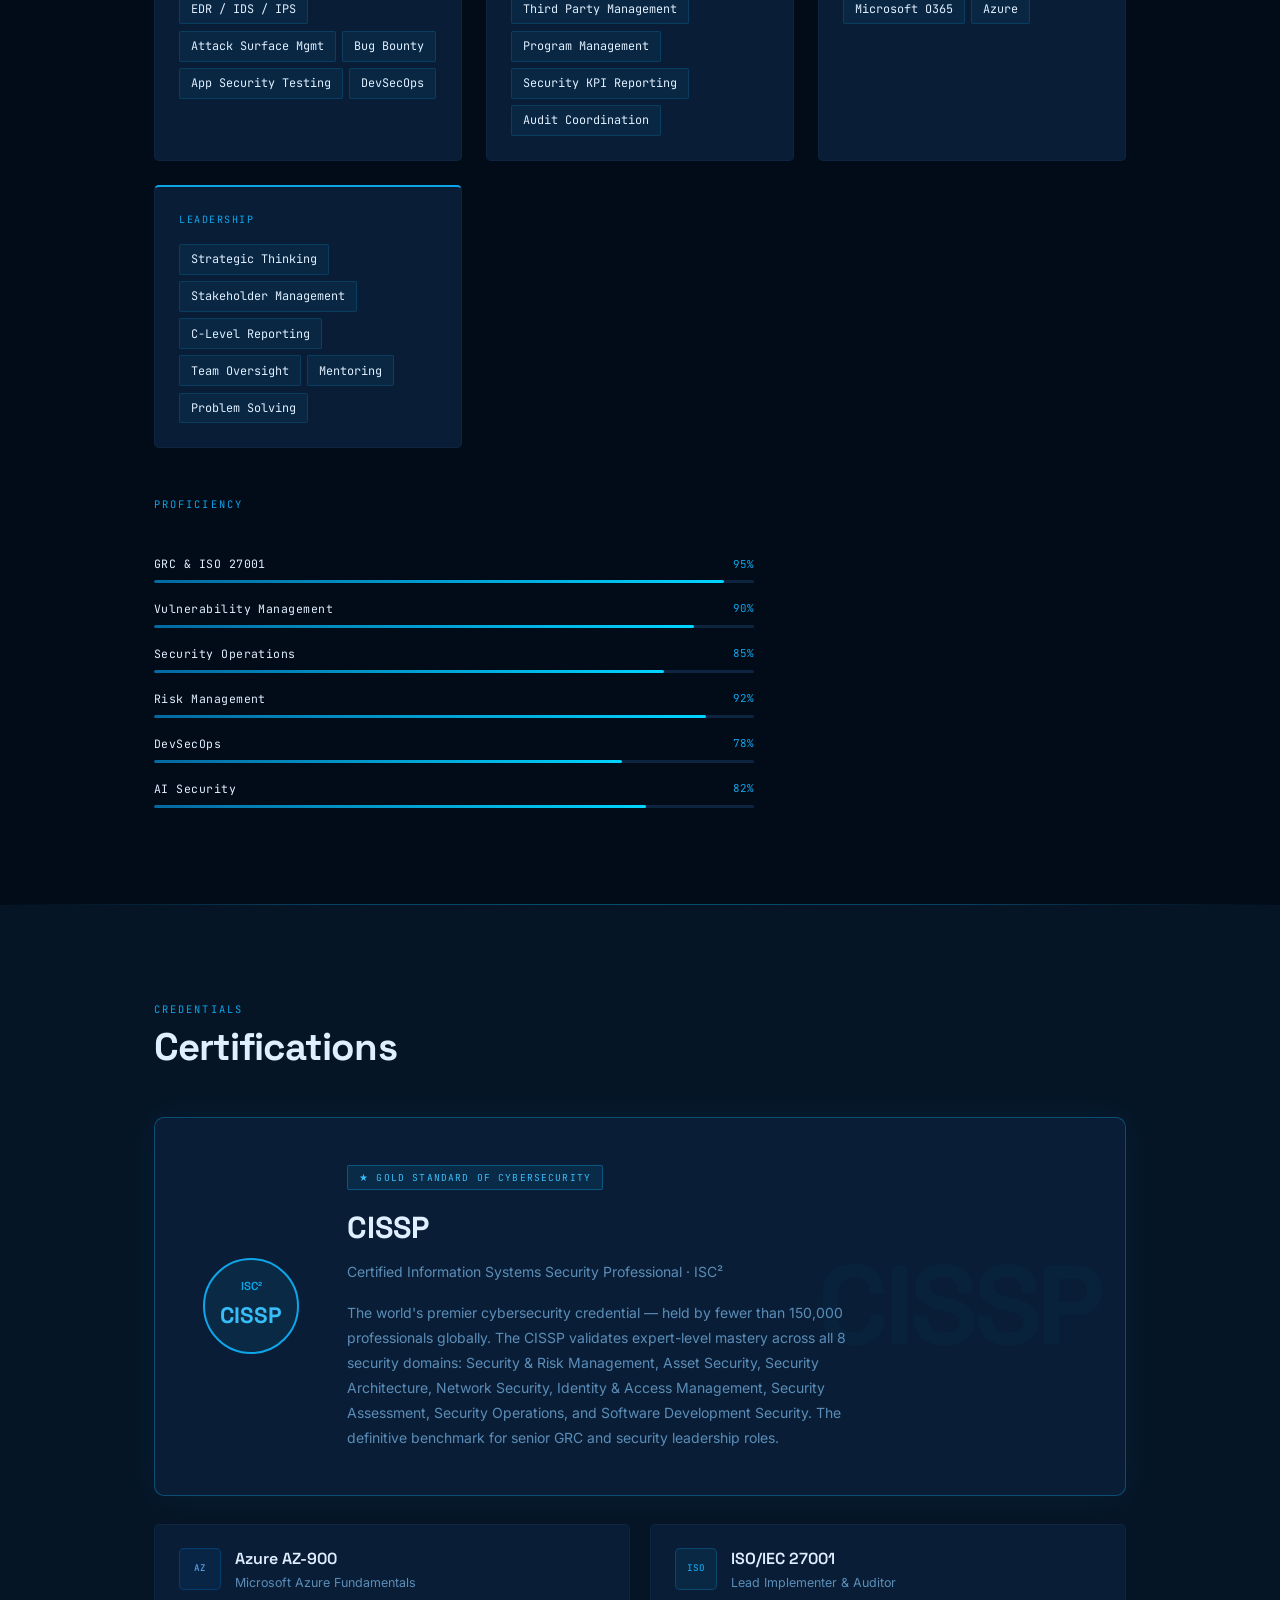
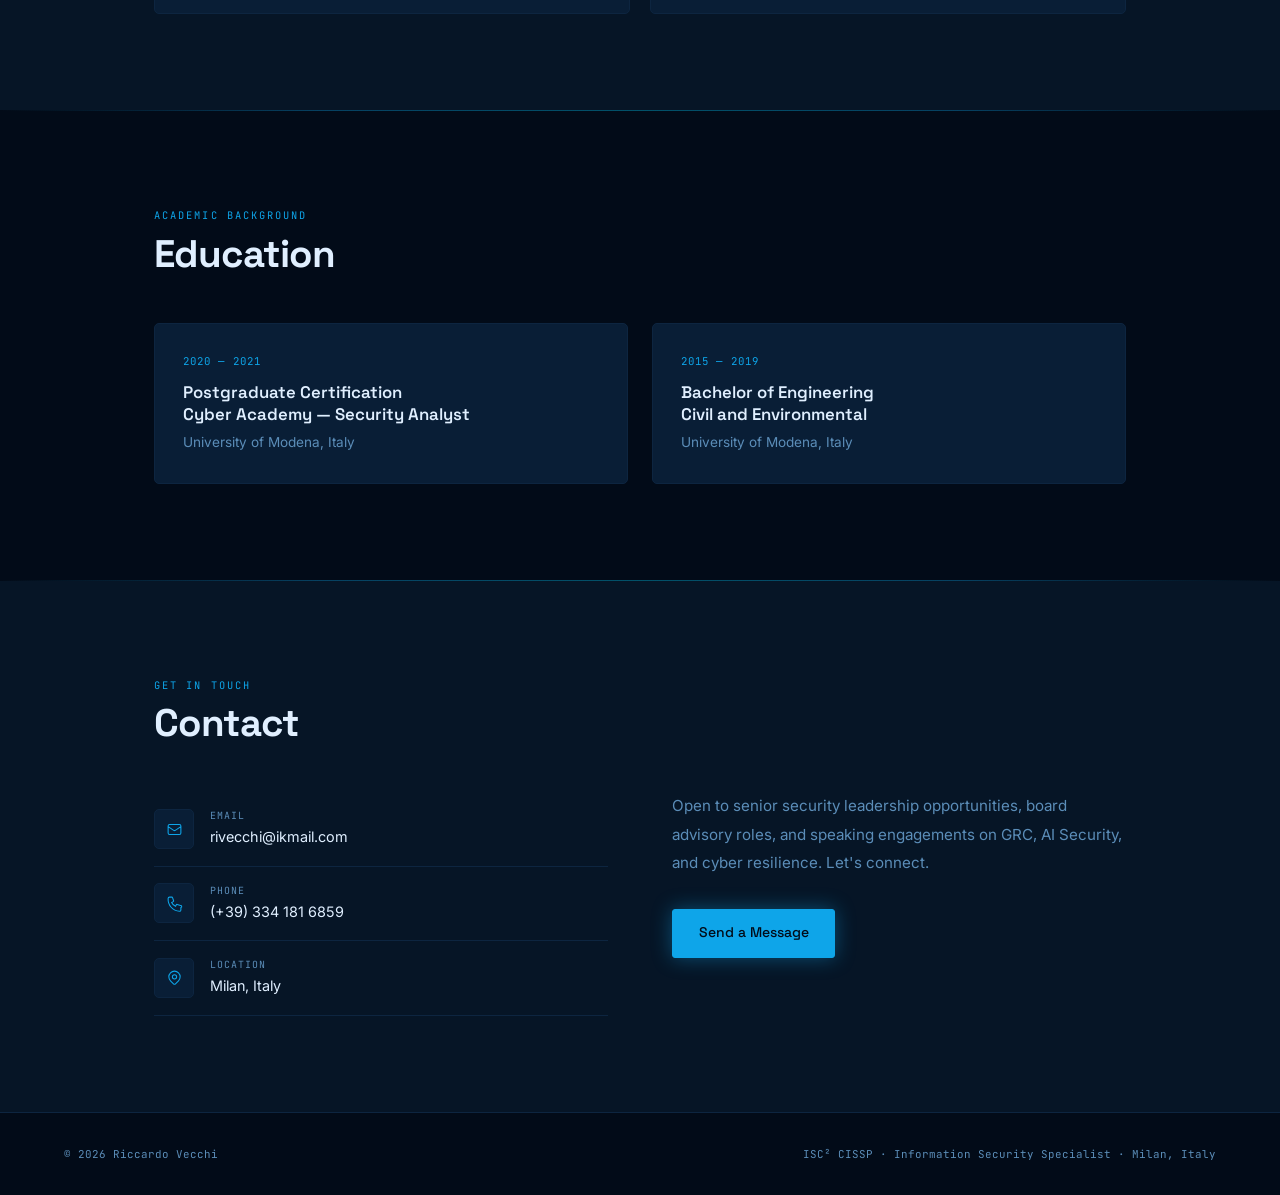
<file: riccardo-vecchi-portfolio.html>
<!DOCTYPE html>
<html lang="it">
<head>
<meta charset="UTF-8">
<meta name="viewport" content="width=device-width, initial-scale=1.0">
<title>Riccardo Vecchi — CISSP | Information Security Specialist</title>
<link href="https://fonts.googleapis.com/css2?family=Space+Grotesk:wght@300;400;500;600;700&family=Inter:wght@300;400;500;600&family=JetBrains+Mono:wght@400;500&display=swap" rel="stylesheet">
<style>
*,*::before,*::after{box-sizing:border-box;margin:0;padding:0;}
:root{
  --bg:#020B18;--bg-s:#061526;--bg-c:#091E36;
  --blue:#0EA5E9;--blue-l:#38BDF8;--blue-d:#0369A1;--cyan:#00D4FF;
  --glow:rgba(14,165,233,0.18);--glow-s:rgba(14,165,233,0.08);
  --text:#E0EFFF;--text-m:#5B8DB8;--div:#0D2540;
  --font-d:'Space Grotesk',sans-serif;--font-b:'Inter',sans-serif;--font-m:'JetBrains Mono',monospace;
}
html{scroll-behavior:smooth;}
body{background:var(--bg);color:var(--text);font-family:var(--font-b);font-size:16px;line-height:1.7;overflow-x:hidden;}
::-webkit-scrollbar{width:4px;}
::-webkit-scrollbar-track{background:var(--bg);}
::-webkit-scrollbar-thumb{background:var(--blue-d);border-radius:2px;}

nav{position:fixed;top:0;left:0;right:0;z-index:300;height:64px;padding:0 4rem;display:flex;align-items:center;justify-content:space-between;background:rgba(2,11,24,0.9);backdrop-filter:blur(24px);border-bottom:1px solid var(--div);transition:border-color .3s;}
nav.scrolled{border-bottom-color:rgba(14,165,233,0.3);}
.nav-brand{font-family:var(--font-d);font-weight:700;font-size:1.1rem;color:var(--text);text-decoration:none;letter-spacing:-.02em;}
.nav-brand span{color:var(--blue);}
.nav-links{display:flex;gap:2.5rem;list-style:none;}
.nav-links a{font-family:var(--font-m);font-size:.68rem;color:var(--text-m);text-decoration:none;letter-spacing:.1em;text-transform:uppercase;transition:color .2s;position:relative;}
.nav-links a::after{content:'';position:absolute;bottom:-4px;left:0;right:0;height:1px;background:var(--blue);transform:scaleX(0);transition:transform .2s;}
.nav-links a:hover,.nav-links a.active{color:var(--blue);}
.nav-links a:hover::after,.nav-links a.active::after{transform:scaleX(1);}

.hero{min-height:100vh;display:flex;align-items:center;padding:64px 4rem 0;position:relative;overflow:hidden;}
#hero-canvas{position:absolute;inset:0;z-index:0;}
.scan-line{position:absolute;left:0;right:0;height:2px;z-index:1;pointer-events:none;background:linear-gradient(90deg,transparent,rgba(14,165,233,.35),transparent);animation:scan 7s linear infinite;}
@keyframes scan{0%{top:-2px;opacity:0;}10%{opacity:1;}90%{opacity:.5;}100%{top:100%;opacity:0;}}
.hero-inner{position:relative;z-index:2;display:grid;grid-template-columns:1fr 1fr;gap:4rem;align-items:center;width:100%;max-width:1100px;margin:0 auto;}
.hero-eyebrow{font-family:var(--font-m);font-size:.7rem;color:var(--blue);letter-spacing:.2em;text-transform:uppercase;margin-bottom:1.5rem;display:flex;align-items:center;gap:.75rem;}
.hero-eyebrow::before{content:'';width:36px;height:1px;background:var(--blue);}
h1.hero-name{font-family:var(--font-d);font-size:clamp(3rem,5.5vw,5.2rem);font-weight:700;line-height:1.0;letter-spacing:-.035em;color:var(--text);margin-bottom:1rem;}
.hero-cursor{display:inline-block;width:3px;height:.85em;background:var(--blue);vertical-align:-.05em;margin-left:3px;animation:blink .8s step-end infinite;box-shadow:0 0 6px var(--blue);}
@keyframes blink{0%,100%{opacity:1;}50%{opacity:0;}}
.hero-sub{font-family:var(--font-d);font-size:clamp(.95rem,1.4vw,1.1rem);color:var(--text-m);margin-bottom:2.5rem;line-height:1.55;min-height:3.5em;}
.hero-cta{display:flex;gap:1rem;flex-wrap:wrap;}
.btn{display:inline-flex;align-items:center;gap:.5rem;padding:.72rem 1.6rem;border-radius:3px;font-family:var(--font-d);font-size:.875rem;font-weight:500;text-decoration:none;border:1px solid;cursor:pointer;transition:all .2s;}
.btn-blue{background:var(--blue);color:#020B18;border-color:var(--blue);box-shadow:0 0 20px rgba(14,165,233,.4);}
.btn-blue:hover{background:var(--blue-l);border-color:var(--blue-l);box-shadow:0 0 35px rgba(14,165,233,.6);}
.btn-ghost{background:transparent;color:var(--text);border-color:var(--div);}
.btn-ghost:hover{border-color:var(--blue);color:var(--blue);box-shadow:0 0 14px rgba(14,165,233,.15);}

.seal-wrap{display:flex;justify-content:center;align-items:center;}
.seal-frame{position:relative;width:340px;height:340px;display:flex;align-items:center;justify-content:center;}
.ring{position:absolute;border-radius:50%;border:1px solid rgba(14,165,233,.12);animation:pulse 3.5s ease-in-out infinite;}
.ring:nth-child(1){width:340px;height:340px;animation-delay:0s;}
.ring:nth-child(2){width:272px;height:272px;animation-delay:.7s;border-color:rgba(14,165,233,.22);}
.ring:nth-child(3){width:212px;height:212px;animation-delay:1.4s;border-color:rgba(14,165,233,.36);}
@keyframes pulse{0%,100%{opacity:.4;transform:scale(1);}50%{opacity:1;transform:scale(1.025);}}
.seal-rot{position:absolute;border-radius:50%;animation:spin 12s linear infinite;}
.seal-rot-2{position:absolute;border-radius:50%;animation:spin 20s linear infinite reverse;}
.seal-rot{width:176px;height:176px;border:1.5px dashed rgba(14,165,233,.45);}
.seal-rot-2{width:196px;height:196px;border:1px dashed rgba(14,165,233,.22);}
@keyframes spin{from{transform:rotate(0)}to{transform:rotate(360deg)}}
.seal-core{position:relative;z-index:2;width:158px;height:158px;border-radius:50%;background:linear-gradient(135deg,#061C32,#0A2040);border:2px solid var(--blue);display:flex;flex-direction:column;align-items:center;justify-content:center;box-shadow:0 0 50px rgba(14,165,233,.35),0 0 100px rgba(14,165,233,.12),inset 0 0 20px rgba(14,165,233,.07);}
.seal-isc{font-family:var(--font-m);font-size:.62rem;color:rgba(14,165,233,.75);letter-spacing:.22em;text-transform:uppercase;margin-bottom:5px;}
.seal-cissp{font-family:var(--font-d);font-size:2.1rem;font-weight:700;color:var(--blue-l);letter-spacing:.04em;line-height:1;margin-bottom:5px;}
.seal-desc{font-family:var(--font-m);font-size:.38rem;color:var(--text-m);text-transform:uppercase;letter-spacing:.1em;text-align:center;line-height:1.6;}
.orbit{position:absolute;border-radius:50%;animation:spin 5s linear infinite;}
.orbit{width:158px;height:158px;}
.orbit-dot{position:absolute;top:-5px;left:50%;transform:translateX(-50%);width:8px;height:8px;background:var(--cyan);border-radius:50%;box-shadow:0 0 8px var(--cyan),0 0 22px rgba(0,212,255,.55);}
.orbit2{position:absolute;width:176px;height:176px;border-radius:50%;animation:spin 9s linear infinite reverse;}
.orbit2-dot{position:absolute;bottom:-4px;left:50%;transform:translateX(-50%);width:5px;height:5px;background:var(--blue);border-radius:50%;box-shadow:0 0 7px var(--blue);}

.section{padding:6rem 4rem;max-width:1100px;margin:0 auto;}
.section-alt{background:var(--bg-s);}
.section-alt .section{padding:6rem 4rem;}
.sec-label{font-family:var(--font-m);font-size:.65rem;color:var(--blue);letter-spacing:.2em;text-transform:uppercase;margin-bottom:.5rem;}
.sec-title{font-family:var(--font-d);font-size:clamp(1.75rem,3vw,2.6rem);font-weight:700;letter-spacing:-.025em;color:var(--text);margin-bottom:3rem;line-height:1.1;}
.glow-line{height:1px;background:linear-gradient(90deg,transparent,var(--blue),var(--cyan),var(--blue),transparent);opacity:.35;}

.fade{opacity:0;transform:translateY(28px);transition:opacity .7s cubic-bezier(.22,1,.36,1),transform .7s cubic-bezier(.22,1,.36,1);}
.fade.in{opacity:1;transform:translateY(0);}
.fade-l{opacity:0;transform:translateX(-28px);transition:opacity .7s cubic-bezier(.22,1,.36,1),transform .7s cubic-bezier(.22,1,.36,1);}
.fade-l.in{opacity:1;transform:translateX(0);}
.fade-r{opacity:0;transform:translateX(28px);transition:opacity .7s cubic-bezier(.22,1,.36,1),transform .7s cubic-bezier(.22,1,.36,1);}
.fade-r.in{opacity:1;transform:translateX(0);}

.about-grid{display:grid;grid-template-columns:1.1fr .9fr;gap:4rem;align-items:start;}
.about-p{font-size:1rem;color:var(--text-m);line-height:1.9;}
.lang-row{display:flex;gap:1rem;margin-top:2rem;flex-wrap:wrap;}
.lang-item{display:flex;align-items:center;gap:.6rem;background:var(--bg-c);border:1px solid var(--div);border-radius:3px;padding:.6rem 1rem;transition:border-color .2s,box-shadow .2s;}
.lang-item:hover{border-color:rgba(14,165,233,.4);box-shadow:0 0 12px rgba(14,165,233,.1);}
.lang-name{font-family:var(--font-d);font-size:.875rem;font-weight:500;color:var(--text);}
.lang-level{font-family:var(--font-m);font-size:.6rem;color:var(--blue);text-transform:uppercase;letter-spacing:.1em;}
.stat-grid{display:grid;grid-template-columns:1fr 1fr;gap:1.25rem;}
.stat{background:var(--bg-c);border:1px solid var(--div);border-top:2px solid var(--blue);border-radius:5px;padding:1.5rem;transition:border-color .2s,box-shadow .2s,transform .2s;cursor:default;}
.stat:hover{border-color:rgba(14,165,233,.5);box-shadow:0 0 24px rgba(14,165,233,.18);transform:translateY(-3px);}
.stat-n{font-family:var(--font-d);font-size:2.5rem;font-weight:700;color:var(--blue-l);line-height:1;margin-bottom:.25rem;letter-spacing:-.03em;}
.stat-l{font-family:var(--font-m);font-size:.63rem;color:var(--text-m);text-transform:uppercase;letter-spacing:.08em;}

.timeline{position:relative;padding-left:2.5rem;}
.timeline::before{content:'';position:absolute;left:.65rem;top:0;bottom:0;width:1px;background:linear-gradient(to bottom,var(--blue) 0%,rgba(14,165,233,.2) 80%,transparent 100%);}
.tl-item{position:relative;margin-bottom:2.75rem;}
.tl-hex{position:absolute;left:-2.15rem;top:.35rem;width:12px;height:12px;background:var(--blue);clip-path:polygon(50% 0%,100% 25%,100% 75%,50% 100%,0% 75%,0% 25%);box-shadow:0 0 8px rgba(14,165,233,.7);transition:transform .2s,box-shadow .2s;}
.tl-item:hover .tl-hex{transform:scale(1.5);box-shadow:0 0 16px rgba(14,165,233,.9);}
.tl-date{font-family:var(--font-m);font-size:.67rem;color:var(--blue);letter-spacing:.1em;text-transform:uppercase;margin-bottom:.4rem;}
.tl-company{font-family:var(--font-d);font-size:1.2rem;font-weight:600;color:var(--text);margin-bottom:.2rem;}
.tl-role{font-size:.85rem;color:var(--text-m);margin-bottom:.9rem;}
.tl-ul{list-style:none;display:flex;flex-direction:column;gap:.4rem;}
.tl-ul li{font-size:.845rem;color:var(--text-m);padding-left:1.25rem;position:relative;line-height:1.6;}
.tl-ul li::before{content:'›';position:absolute;left:0;color:var(--blue);}

.skill-grid{display:grid;grid-template-columns:repeat(auto-fit,minmax(250px,1fr));gap:1.5rem;}
.skill-card{background:var(--bg-c);border:1px solid var(--div);border-radius:5px;padding:1.5rem;border-top:2px solid var(--blue);transition:box-shadow .3s,transform .2s,border-color .2s;}
.skill-card:hover{box-shadow:0 4px 30px rgba(14,165,233,.14);transform:translateY(-3px);border-color:rgba(14,165,233,.45);}
.skill-ct{font-family:var(--font-m);font-size:.63rem;color:var(--blue);text-transform:uppercase;letter-spacing:.15em;margin-bottom:1rem;}
.tags{display:flex;flex-wrap:wrap;gap:.4rem;}
.tag{display:inline-block;padding:.27rem .68rem;background:rgba(14,165,233,.07);border:1px solid rgba(14,165,233,.18);border-radius:2px;font-family:var(--font-m);font-size:.74rem;color:var(--text);transition:background .2s,border-color .2s,color .2s;}
.tag:hover{background:rgba(14,165,233,.18);border-color:rgba(14,165,233,.5);color:var(--blue-l);}

.skill-bars{display:flex;flex-direction:column;gap:1rem;margin-top:3rem;max-width:600px;}
.bar-row{}
.bar-header{display:flex;justify-content:space-between;align-items:center;margin-bottom:.4rem;}
.bar-name{font-family:var(--font-m);font-size:.72rem;color:var(--text);letter-spacing:.04em;}
.bar-pct{font-family:var(--font-m);font-size:.68rem;color:var(--blue);}
.bar-track{height:3px;background:var(--div);border-radius:2px;overflow:hidden;}
.bar-fill{height:100%;background:linear-gradient(90deg,var(--blue-d),var(--cyan));border-radius:2px;width:0%;transition:width 1.2s cubic-bezier(.22,1,.36,1);}

.cissp-feature{background:var(--bg-c);border:1px solid rgba(14,165,233,.35);border-radius:10px;padding:2.75rem 3rem;display:grid;grid-template-columns:auto 1fr;gap:3rem;align-items:center;margin-bottom:1.75rem;position:relative;overflow:hidden;box-shadow:0 0 40px rgba(14,165,233,.07);transition:box-shadow .3s,border-color .3s;}
.cissp-feature:hover{box-shadow:0 0 60px rgba(14,165,233,.2);border-color:rgba(14,165,233,.65);}
.cissp-feature::after{content:'CISSP';position:absolute;right:1.5rem;top:50%;transform:translateY(-50%);font-family:var(--font-d);font-size:7rem;font-weight:700;color:rgba(14,165,233,.04);letter-spacing:-.04em;pointer-events:none;}
.feat-badge{width:96px;height:96px;border-radius:50%;background:rgba(14,165,233,.08);border:2px solid var(--blue);display:flex;flex-direction:column;align-items:center;justify-content:center;flex-shrink:0;animation:badge-glow 3s ease-in-out infinite;}
@keyframes badge-glow{0%,100%{box-shadow:0 0 24px rgba(14,165,233,.3);}50%{box-shadow:0 0 44px rgba(14,165,233,.6),0 0 70px rgba(14,165,233,.2);}}
.feat-isc{font-family:var(--font-d);font-size:.72rem;font-weight:600;color:var(--blue);}
.feat-n{font-family:var(--font-d);font-size:1.4rem;font-weight:700;color:var(--blue-l);}
.cert-pill{display:inline-block;background:rgba(14,165,233,.1);border:1px solid rgba(14,165,233,.35);color:var(--blue-l);font-family:var(--font-m);font-size:.6rem;padding:.22rem .7rem;border-radius:2px;letter-spacing:.12em;text-transform:uppercase;margin-bottom:.75rem;}
.cert-title{font-family:var(--font-d);font-size:1.9rem;font-weight:700;color:var(--text);margin-bottom:.35rem;}
.cert-issuer{font-size:.875rem;color:var(--text-m);margin-bottom:1rem;}
.cert-body{font-size:.875rem;color:var(--text-m);max-width:520px;line-height:1.8;}
.cert-secondary{display:grid;grid-template-columns:repeat(auto-fit,minmax(220px,1fr));gap:1.25rem;}
.cert-sm{background:var(--bg-c);border:1px solid var(--div);border-radius:5px;padding:1.25rem 1.5rem;display:flex;gap:.85rem;align-items:center;transition:border-color .2s,box-shadow .2s;}
.cert-sm:hover{border-color:rgba(14,165,233,.4);box-shadow:0 0 18px rgba(14,165,233,.12);}
.cert-sm-icon{width:42px;height:42px;border-radius:5px;flex-shrink:0;display:flex;align-items:center;justify-content:center;font-family:var(--font-m);font-size:.58rem;font-weight:500;}
.cert-sm-name{font-family:var(--font-d);font-size:1rem;font-weight:600;color:var(--text);}
.cert-sm-sub{font-size:.78rem;color:var(--text-m);}

.edu-grid{display:grid;grid-template-columns:repeat(auto-fit,minmax(280px,1fr));gap:1.5rem;}
.edu-card{background:var(--bg-c);border:1px solid var(--div);border-radius:5px;padding:1.75rem;transition:border-color .2s,box-shadow .2s,transform .2s;}
.edu-card:hover{border-color:rgba(14,165,233,.4);box-shadow:0 0 22px rgba(14,165,233,.12);transform:translateY(-2px);}
.edu-y{font-family:var(--font-m);font-size:.67rem;color:var(--blue);letter-spacing:.1em;margin-bottom:.75rem;}
.edu-deg{font-family:var(--font-d);font-size:1.05rem;font-weight:600;color:var(--text);margin-bottom:.35rem;line-height:1.3;}
.edu-uni{font-size:.85rem;color:var(--text-m);}

.contact-grid{display:grid;grid-template-columns:1fr 1fr;gap:4rem;align-items:start;}
.c-item{display:flex;align-items:center;gap:1rem;padding:1rem 0;border-bottom:1px solid var(--div);transition:padding-left .25s;}
.c-item:hover{padding-left:.5rem;}
.c-icon{width:40px;height:40px;background:var(--bg-c);border:1px solid var(--div);border-radius:5px;display:flex;align-items:center;justify-content:center;flex-shrink:0;transition:border-color .2s,box-shadow .2s;}
.c-item:hover .c-icon{border-color:rgba(14,165,233,.5);box-shadow:0 0 14px rgba(14,165,233,.22);}
.c-icon svg{width:17px;height:17px;stroke:var(--blue);fill:none;stroke-width:1.5;}
.c-lbl{font-family:var(--font-m);font-size:.62rem;color:var(--text-m);text-transform:uppercase;letter-spacing:.1em;}
.c-val{font-size:.9rem;color:var(--text);}
.contact-copy{font-size:.95rem;color:var(--text-m);line-height:1.85;margin-bottom:2rem;}

footer{border-top:1px solid var(--div);padding:2rem 4rem;display:flex;align-items:center;justify-content:space-between;}
footer p{font-family:var(--font-m);font-size:.68rem;color:var(--text-m);}

@media(max-width:860px){
  nav{padding:0 1.5rem;}.nav-links{display:none;}
  .hero{padding:64px 1.5rem 0;}.hero-inner{grid-template-columns:1fr;}.seal-wrap{display:none;}
  .section{padding:4rem 1.5rem;}.section-alt .section{padding:4rem 1.5rem;}
  .about-grid{grid-template-columns:1fr;}
  .cissp-feature{grid-template-columns:1fr;padding:2rem;}.cissp-feature::after{display:none;}
  .contact-grid{grid-template-columns:1fr;}
  footer{padding:2rem 1.5rem;flex-direction:column;gap:.75rem;text-align:center;}
}
@media(prefers-reduced-motion:reduce){
  *{animation:none!important;transition:none!important;}
  .fade,.fade-l,.fade-r{opacity:1!important;transform:none!important;}
}
</style>
</head>
<body>

<nav id="topnav">
  <a href="#hero" class="nav-brand">RV<span>.</span></a>
  <ul class="nav-links">
    <li><a href="#about">About</a></li>
    <li><a href="#experience">Experience</a></li>
    <li><a href="#skills">Skills</a></li>
    <li><a href="#certifications">Certifications</a></li>
    <li><a href="#education">Education</a></li>
    <li><a href="#contact">Contact</a></li>
  </ul>
</nav>

<section id="hero" class="hero">
  <canvas id="hero-canvas"></canvas>
  <div class="scan-line"></div>
  <div class="hero-inner">
    <div class="fade-l">
      <div class="hero-eyebrow">Information Security Specialist</div>
      <h1 class="hero-name">Riccardo<br>Vecchi<span class="hero-cursor"></span></h1>
      <p class="hero-sub" id="hero-sub"></p>
      <div class="hero-cta">
        <a href="#experience" class="btn btn-blue">View Experience</a>
        <a href="#contact" class="btn btn-ghost">Get in Touch</a>
      </div>
    </div>
    <div class="seal-wrap fade-r">
      <div class="seal-frame">
        <div class="ring"></div><div class="ring"></div><div class="ring"></div>
        <div class="seal-rot-2"></div><div class="seal-rot"></div>
        <div class="seal-core">
          <div class="seal-isc">ISC²</div>
          <div class="seal-cissp">CISSP</div>
          <div class="seal-desc">Certified Information<br>Systems Security<br>Professional</div>
          <div class="orbit"><div class="orbit-dot"></div></div>
          <div class="orbit2"><div class="orbit2-dot"></div></div>
        </div>
      </div>
    </div>
  </div>
</section>
<div class="glow-line"></div>

<section id="about" class="section">
  <div class="sec-label">Profile</div>
  <h2 class="sec-title fade">Security Leader<br>with a Strategic Edge</h2>
  <div class="about-grid">
    <div class="fade-l">
      <p class="about-p">Information Security professional with 5+ years spanning GRC, security operations, and strategic advisory. Currently driving Allianz Italy's security governance framework and serving as AI Security Focal Point — translating complex risk landscapes into C-level decisions and board reporting.<br><br>My approach bridges technical depth with business acumen: ISO/IEC 27001 ownership, vulnerability programs at scale, DLP, and DevSecOps strategy across financial, government, and automotive sectors.</p>
      <div class="lang-row">
        <div class="lang-item"><div class="lang-name">Italiano</div><div class="lang-level">Madrelingua</div></div>
        <div class="lang-item"><div class="lang-name">English</div><div class="lang-level">C1 Advanced</div></div>
      </div>
    </div>
    <div class="stat-grid fade-r">
      <div class="stat"><div class="stat-n" data-target="5">0</div><div class="stat-l">Years in InfoSec</div></div>
      <div class="stat"><div class="stat-n" data-target="4">0</div><div class="stat-l">IS KPIs Owned</div></div>
      <div class="stat"><div class="stat-n" data-target="1500">0</div><div class="stat-l">Servers Managed</div></div>
      <div class="stat"><div class="stat-n" data-target="19">0</div><div class="stat-l">Workstreams Led</div></div>
    </div>
  </div>
</section>
<div class="glow-line"></div>

<div class="section-alt" id="experience"><div class="section">
  <div class="sec-label">Career Path</div>
  <h2 class="sec-title fade">Work Experience</h2>
  <div class="timeline fade">
    <div class="tl-item">
      <div class="tl-hex"></div>
      <div class="tl-date">Apr 2023 — Present</div>
      <div class="tl-company">Allianz Italy</div>
      <div class="tl-role">Information Security Specialist — Governance, Risk & Compliance</div>
      <ul class="tl-ul">
        <li>Governance and operational security role supporting the CISO office in strategy definition</li>
        <li>Ownership of 4 IS KPIs with direct reporting to Local and Group board (C-Level)</li>
        <li>Maintenance and evolution of the Information Security Governance framework (Policies and Procedures)</li>
        <li>Responsible for ISO/IEC 27001 certification maintenance and audit coordination</li>
        <li>AI Security Focal Point — driving secure AI adoption across the organization</li>
        <li>Oversight of local Security Operations team (5 members) covering incident and vulnerability handling</li>
        <li>DLP Responsible and coordinator of VAPT, Bug Bounty, Application Security testing and Exposure Management</li>
      </ul>
    </div>
    <div class="tl-item">
      <div class="tl-hex"></div>
      <div class="tl-date">May 2022 — Apr 2023</div>
      <div class="tl-company">Oplium Italy</div>
      <div class="tl-role">ICT and Cyber Risk Consultant</div>
      <ul class="tl-ul">
        <li>ISO 27001 Implementation and Certification for client engagements</li>
        <li>Vulnerability Management program coordinator for a government agency (1500+ servers)</li>
        <li>DevSecOps Strategy implementation for an automotive company</li>
      </ul>
    </div>
    <div class="tl-item">
      <div class="tl-hex"></div>
      <div class="tl-date">Jul 2021 — May 2022</div>
      <div class="tl-company">Deloitte</div>
      <div class="tl-role">Cyber Risk & Data Privacy Analyst</div>
      <ul class="tl-ul">
        <li>Project management of 19 workstreams within a cybersecurity masterplan for a banking group</li>
        <li>Functional contribution to DLP solution implementation including data flow mapping</li>
      </ul>
    </div>
    <div class="tl-item">
      <div class="tl-hex"></div>
      <div class="tl-date">Aug 2020 — Jul 2021</div>
      <div class="tl-company">Vcube S.r.l.</div>
      <div class="tl-role">Security System Engineer</div>
      <ul class="tl-ul">
        <li>Security controls implementation and administration — EDR, AV, MFA, IDS/IPS, Windows, Linux</li>
      </ul>
    </div>
  </div>
</div></div>
<div class="glow-line"></div>

<section id="skills" class="section">
  <div class="sec-label">Competencies</div>
  <h2 class="sec-title fade">Skills & Expertise</h2>
  <div class="skill-grid fade">
    <div class="skill-card">
      <div class="skill-ct">Technical Security</div>
      <div class="tags">
        <span class="tag">Cyber Resilience</span><span class="tag">VAPT</span>
        <span class="tag">Vulnerability Management</span><span class="tag">DLP</span>
        <span class="tag">EDR / IDS / IPS</span><span class="tag">Attack Surface Mgmt</span>
        <span class="tag">Bug Bounty</span><span class="tag">App Security Testing</span><span class="tag">DevSecOps</span>
      </div>
    </div>
    <div class="skill-card">
      <div class="skill-ct">Governance & Compliance</div>
      <div class="tags">
        <span class="tag">ISO/IEC 27001</span><span class="tag">DORA</span>
        <span class="tag">NIS2</span><span class="tag">Risk Management</span>
        <span class="tag">Third Party Management</span><span class="tag">Program Management</span>
        <span class="tag">Security KPI Reporting</span><span class="tag">Audit Coordination</span>
      </div>
    </div>
    <div class="skill-card">
      <div class="skill-ct">Tools & Platforms</div>
      <div class="tags">
        <span class="tag">RSA Archer</span><span class="tag">OneTrust</span>
        <span class="tag">Qualys</span><span class="tag">Jira</span>
        <span class="tag">ServiceNow</span><span class="tag">PowerBI</span>
        <span class="tag">Microsoft O365</span><span class="tag">Azure</span>
      </div>
    </div>
    <div class="skill-card">
      <div class="skill-ct">Leadership</div>
      <div class="tags">
        <span class="tag">Strategic Thinking</span><span class="tag">Stakeholder Management</span>
        <span class="tag">C-Level Reporting</span><span class="tag">Team Oversight</span>
        <span class="tag">Mentoring</span><span class="tag">Problem Solving</span>
      </div>
    </div>
  </div>
  <div class="skill-bars fade" id="skill-bars">
    <div class="sec-label" style="margin-bottom:1.5rem;">Proficiency</div>
    <div class="bar-row"><div class="bar-header"><span class="bar-name">GRC & ISO 27001</span><span class="bar-pct">95%</span></div><div class="bar-track"><div class="bar-fill" data-width="95"></div></div></div>
    <div class="bar-row"><div class="bar-header"><span class="bar-name">Vulnerability Management</span><span class="bar-pct">90%</span></div><div class="bar-track"><div class="bar-fill" data-width="90"></div></div></div>
    <div class="bar-row"><div class="bar-header"><span class="bar-name">Security Operations</span><span class="bar-pct">85%</span></div><div class="bar-track"><div class="bar-fill" data-width="85"></div></div></div>
    <div class="bar-row"><div class="bar-header"><span class="bar-name">Risk Management</span><span class="bar-pct">92%</span></div><div class="bar-track"><div class="bar-fill" data-width="92"></div></div></div>
    <div class="bar-row"><div class="bar-header"><span class="bar-name">DevSecOps</span><span class="bar-pct">78%</span></div><div class="bar-track"><div class="bar-fill" data-width="78"></div></div></div>
    <div class="bar-row"><div class="bar-header"><span class="bar-name">AI Security</span><span class="bar-pct">82%</span></div><div class="bar-track"><div class="bar-fill" data-width="82"></div></div></div>
  </div>
</section>
<div class="glow-line"></div>

<div class="section-alt" id="certifications"><div class="section">
  <div class="sec-label">Credentials</div>
  <h2 class="sec-title fade">Certifications</h2>
  <div class="cissp-feature fade">
    <div class="feat-badge"><div class="feat-isc">ISC²</div><div class="feat-n">CISSP</div></div>
    <div>
      <div class="cert-pill">★ Gold Standard of Cybersecurity</div>
      <div class="cert-title">CISSP</div>
      <div class="cert-issuer">Certified Information Systems Security Professional · ISC²</div>
      <p class="cert-body">The world's premier cybersecurity credential — held by fewer than 150,000 professionals globally. The CISSP validates expert-level mastery across all 8 security domains: Security & Risk Management, Asset Security, Security Architecture, Network Security, Identity & Access Management, Security Assessment, Security Operations, and Software Development Security. The definitive benchmark for senior GRC and security leadership roles.</p>
    </div>
  </div>
  <div class="cert-secondary fade">
    <div class="cert-sm">
      <div class="cert-sm-icon" style="background:rgba(0,112,204,.1);border:1px solid rgba(0,112,204,.3);color:#5A9FE8;">AZ</div>
      <div><div class="cert-sm-name">Azure AZ-900</div><div class="cert-sm-sub">Microsoft Azure Fundamentals</div></div>
    </div>
    <div class="cert-sm">
      <div class="cert-sm-icon" style="background:rgba(14,165,233,.08);border:1px solid rgba(14,165,233,.25);color:var(--blue);">ISO</div>
      <div><div class="cert-sm-name">ISO/IEC 27001</div><div class="cert-sm-sub">Lead Implementer & Auditor</div></div>
    </div>
  </div>
</div></div>
<div class="glow-line"></div>

<section id="education" class="section">
  <div class="sec-label">Academic Background</div>
  <h2 class="sec-title fade">Education</h2>
  <div class="edu-grid fade">
    <div class="edu-card">
      <div class="edu-y">2020 — 2021</div>
      <div class="edu-deg">Postgraduate Certification<br>Cyber Academy — Security Analyst</div>
      <div class="edu-uni">University of Modena, Italy</div>
    </div>
    <div class="edu-card">
      <div class="edu-y">2015 — 2019</div>
      <div class="edu-deg">Bachelor of Engineering<br>Civil and Environmental</div>
      <div class="edu-uni">University of Modena, Italy</div>
    </div>
  </div>
</section>
<div class="glow-line"></div>

<div class="section-alt" id="contact"><div class="section">
  <div class="sec-label">Get in Touch</div>
  <h2 class="sec-title fade">Contact</h2>
  <div class="contact-grid fade">
    <div>
      <div class="c-item">
        <div class="c-icon"><svg viewBox="0 0 24 24"><path d="M3 8l7.89 5.26a2 2 0 002.22 0L21 8M5 19h14a2 2 0 002-2V7a2 2 0 00-2-2H5a2 2 0 00-2 2v10a2 2 0 002 2z"/></svg></div>
        <div><div class="c-lbl">Email</div><div class="c-val">rivecchi@ikmail.com</div></div>
      </div>
      <div class="c-item">
        <div class="c-icon"><svg viewBox="0 0 24 24"><path d="M3 5a2 2 0 012-2h3.28a1 1 0 01.948.684l1.498 4.493a1 1 0 01-.502 1.21l-2.257 1.13a11.042 11.042 0 005.516 5.516l1.13-2.257a1 1 0 011.21-.502l4.493 1.498A1 1 0 0121 17.72V21a2 2 0 01-2 2A17 17 0 013 5z"/></svg></div>
        <div><div class="c-lbl">Phone</div><div class="c-val">(+39) 334 181 6859</div></div>
      </div>
      <div class="c-item">
        <div class="c-icon"><svg viewBox="0 0 24 24"><path d="M17.657 16.657L13.414 20.9a1.998 1.998 0 01-2.827 0l-4.244-4.243a8 8 0 1111.314 0z"/><path d="M15 11a3 3 0 11-6 0 3 3 0 016 0z"/></svg></div>
        <div><div class="c-lbl">Location</div><div class="c-val">Milan, Italy</div></div>
      </div>
    </div>
    <div>
      <p class="contact-copy">Open to senior security leadership opportunities, board advisory roles, and speaking engagements on GRC, AI Security, and cyber resilience. Let's connect.</p>
      <a href="mailto:rivecchi@ikmail.com" class="btn btn-blue">Send a Message</a>
    </div>
  </div>
</div></div>

<footer>
  <p>© 2026 Riccardo Vecchi</p>
  <p>ISC² CISSP · Information Security Specialist · Milan, Italy</p>
</footer>

<script>
(function(){
// CANVAS PARTICLES
const canvas=document.getElementById('hero-canvas');
const ctx=canvas.getContext('2d');
let W,H,nodes=[];
function resize(){W=canvas.width=canvas.offsetWidth;H=canvas.height=canvas.offsetHeight;}
resize();
window.addEventListener('resize',()=>{resize();initNodes();});
function initNodes(){
  nodes=[];
  const count=Math.floor(W*H/12000);
  for(let i=0;i<count;i++){
    nodes.push({x:Math.random()*W,y:Math.random()*H,vx:(Math.random()-.5)*.35,vy:(Math.random()-.5)*.35,r:Math.random()*1.5+.5});
  }
}
initNodes();
let mouse={x:-999,y:-999};
const heroEl=document.getElementById('hero');
heroEl.addEventListener('mousemove',e=>{const r=canvas.getBoundingClientRect();mouse.x=e.clientX-r.left;mouse.y=e.clientY-r.top;});
heroEl.addEventListener('mouseleave',()=>{mouse.x=-999;mouse.y=-999;});
function draw(){
  ctx.clearRect(0,0,W,H);
  nodes.forEach(n=>{
    n.x+=n.vx;n.y+=n.vy;
    if(n.x<0||n.x>W)n.vx*=-1;
    if(n.y<0||n.y>H)n.vy*=-1;
    const dx=n.x-mouse.x,dy=n.y-mouse.y,d=Math.sqrt(dx*dx+dy*dy);
    if(d<120){n.x+=dx*.018;n.y+=dy*.018;}
  });
  for(let i=0;i<nodes.length;i++){
    for(let j=i+1;j<nodes.length;j++){
      const dx=nodes[i].x-nodes[j].x,dy=nodes[i].y-nodes[j].y,d=Math.sqrt(dx*dx+dy*dy);
      if(d<150){
        ctx.beginPath();ctx.moveTo(nodes[i].x,nodes[i].y);ctx.lineTo(nodes[j].x,nodes[j].y);
        ctx.strokeStyle='rgba(14,165,233,'+(1-d/150)*.28+')';ctx.lineWidth=.8;ctx.stroke();
      }
    }
  }
  nodes.forEach(n=>{
    ctx.beginPath();ctx.arc(n.x,n.y,n.r,0,Math.PI*2);
    ctx.fillStyle='rgba(14,165,233,.65)';ctx.fill();
  });
  requestAnimationFrame(draw);
}
draw();

// TYPEWRITER
const lines=['GRC Leader · CISSP Certified','AI Security Focal Point','Building resilient security at Allianz Italy'];
let li=0,ci=0,del=false,paused=false,pt=0;
const subEl=document.getElementById('hero-sub');
function type(){
  if(paused){pt--;if(pt<=0)paused=false;setTimeout(type,30);return;}
  if(!del){
    subEl.textContent=lines[li].slice(0,ci+1);ci++;
    if(ci===lines[li].length){paused=true;pt=90;del=true;}
    setTimeout(type,55);
  }else{
    subEl.textContent=lines[li].slice(0,ci-1);ci--;
    if(ci===0){del=false;li=(li+1)%lines.length;paused=true;pt=25;}
    setTimeout(type,28);
  }
}
setTimeout(type,900);

// INTERSECTION FADE
const obs=new IntersectionObserver(es=>{es.forEach(e=>{if(e.isIntersecting)e.target.classList.add('in');});},{threshold:.07});
document.querySelectorAll('.fade,.fade-l,.fade-r').forEach(el=>obs.observe(el));

// NAV ACTIVE
const nav=document.getElementById('topnav');
window.addEventListener('scroll',()=>nav.classList.toggle('scrolled',window.scrollY>40));
const secs=document.querySelectorAll('[id]');
const nls=document.querySelectorAll('.nav-links a');
const no=new IntersectionObserver(es=>{
  es.forEach(e=>{if(e.isIntersecting){nls.forEach(l=>{l.classList.remove('active');if(l.getAttribute('href')==='#'+e.target.id)l.classList.add('active');});}});
},{threshold:.4});
secs.forEach(s=>no.observe(s));

// STAT COUNTERS
const co=new IntersectionObserver(es=>{
  es.forEach(e=>{
    if(e.isIntersecting){
      e.target.querySelectorAll('[data-target]').forEach(el=>{
        const t=+el.dataset.target,step=Math.max(1,Math.ceil(t/50));
        let c=0;
        const iv=setInterval(()=>{c=Math.min(c+step,t);el.textContent=c+'+';if(c>=t)clearInterval(iv);},30);
      });
      co.unobserve(e.target);
    }
  });
},{threshold:.3});
document.querySelectorAll('.stat-grid').forEach(g=>co.observe(g));

// SKILL BARS
const bo=new IntersectionObserver(es=>{
  es.forEach(e=>{
    if(e.isIntersecting){
      e.target.querySelectorAll('.bar-fill').forEach((b,i)=>setTimeout(()=>{b.style.width=b.dataset.width+'%';},i*130));
      bo.unobserve(e.target);
    }
  });
},{threshold:.2});
const sb=document.getElementById('skill-bars');
if(sb)bo.observe(sb);

})();
</script>
</body>
</html>
</file>
